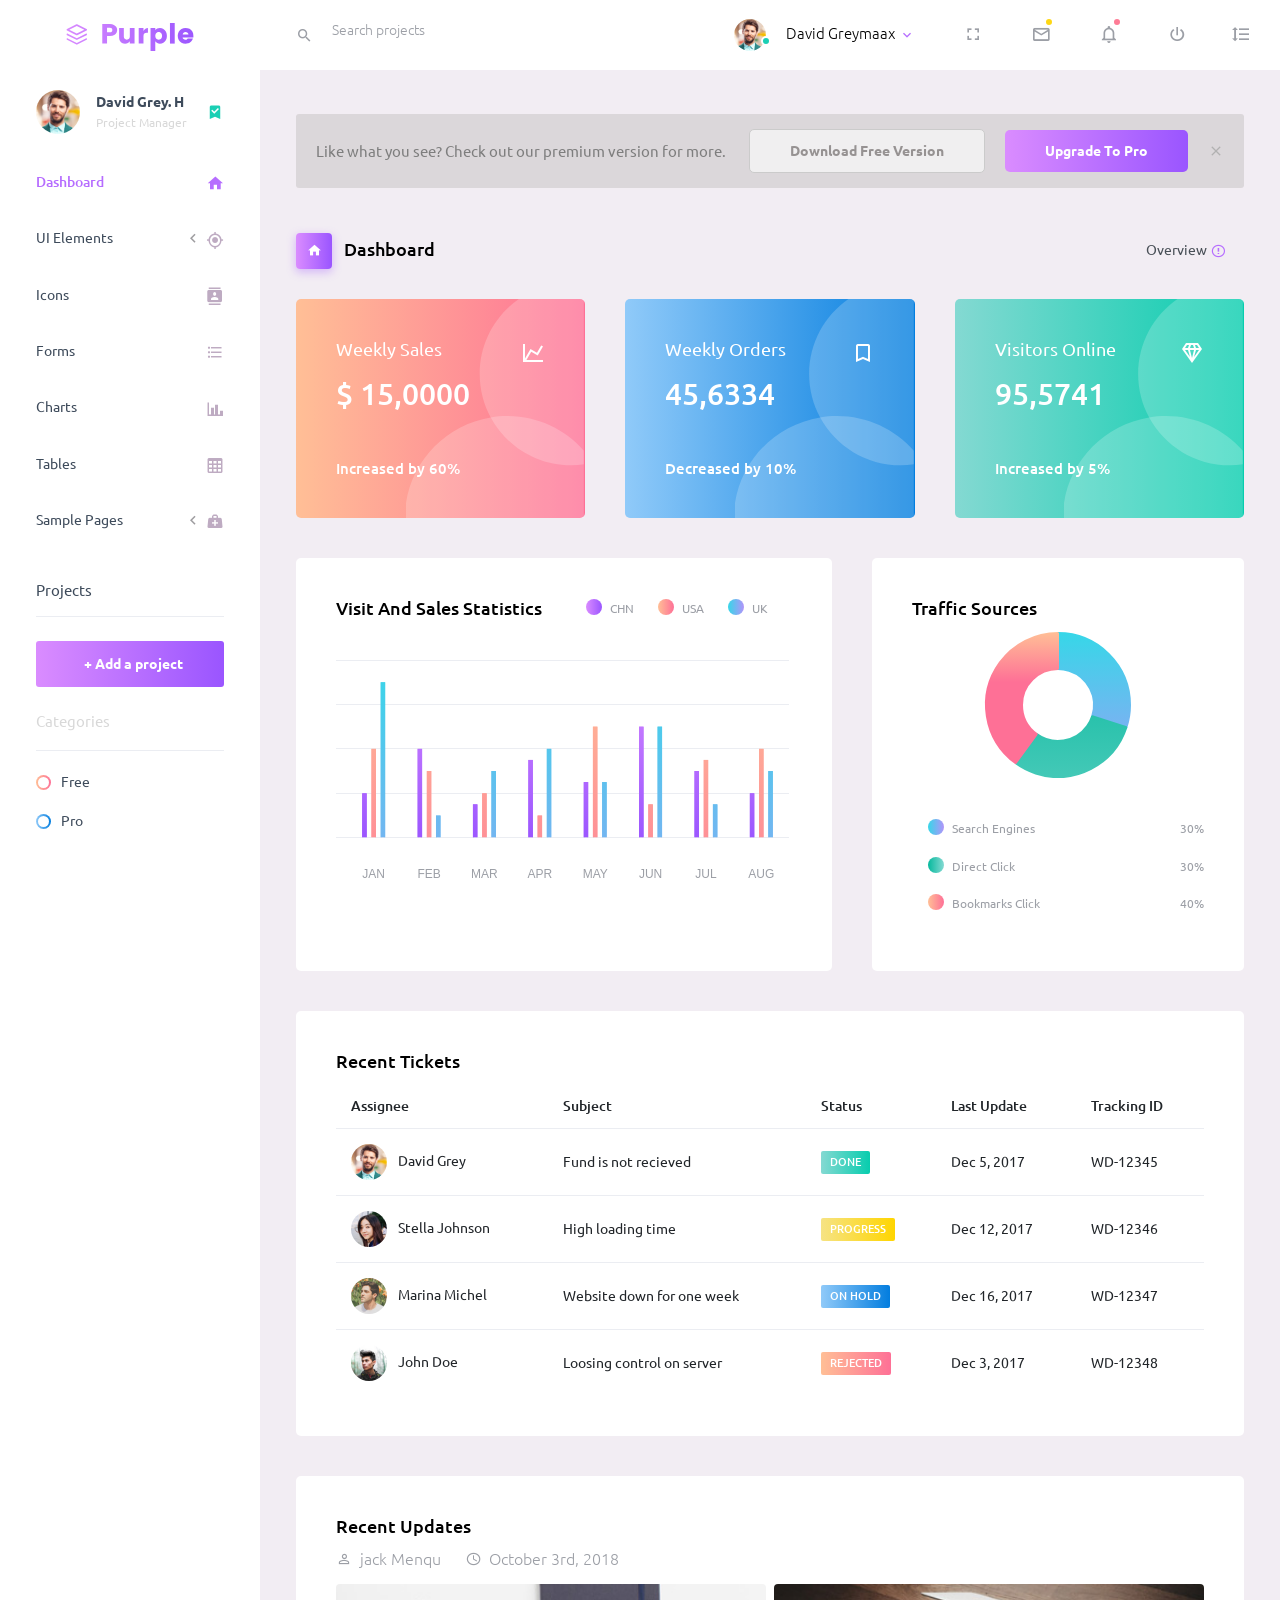
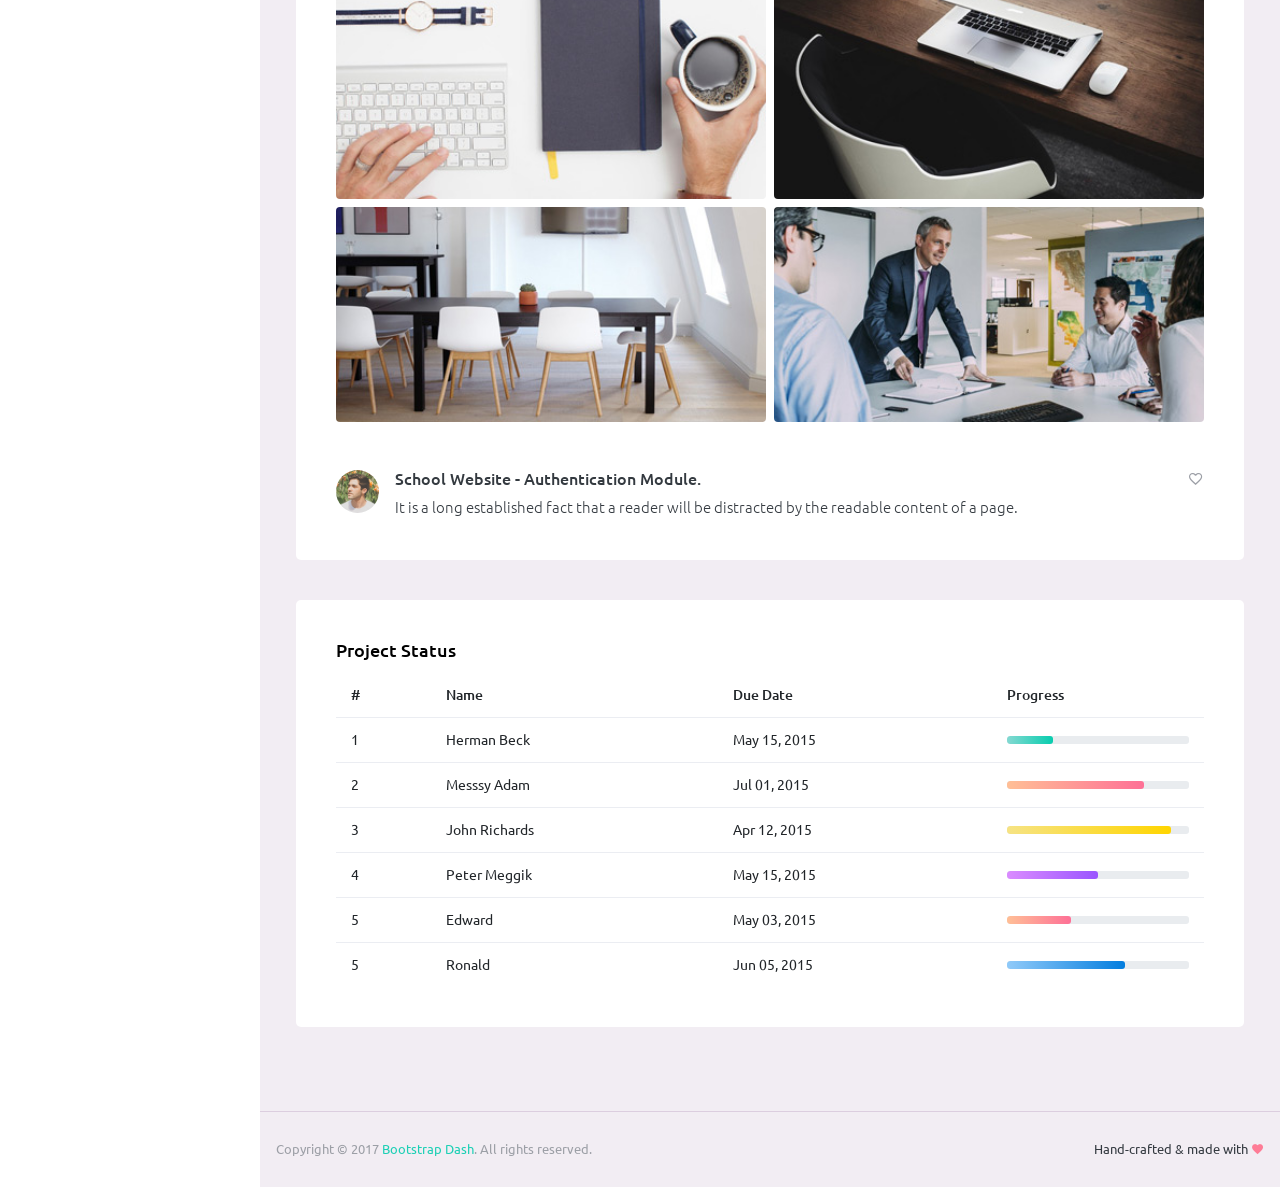
<file: rezarizkivenino/admin-template/index.html>
<!DOCTYPE html>
<html lang="en">

<head>
  <!-- Required meta tags -->
  <meta charset="utf-8">
  <meta name="viewport" content="width=device-width, initial-scale=1, shrink-to-fit=no">
  <title>Purple Admin</title>
  <!-- plugins:css -->
  <link rel="stylesheet" href="vendors/iconfonts/mdi/css/materialdesignicons.min.css">
  <link rel="stylesheet" href="vendors/css/vendor.bundle.base.css">
  <!-- endinject -->
  <!-- inject:css -->
  <link rel="stylesheet" href="css/style.css">
  <!-- endinject -->
  <link rel="shortcut icon" href="images/favicon.png" />
</head>
<body>
  <div class="container-scroller">
    <!-- partial:partials/_navbar.html -->
    <nav class="navbar default-layout-navbar col-lg-12 col-12 p-0 fixed-top d-flex flex-row">
      <div class="text-center navbar-brand-wrapper d-flex align-items-center justify-content-center">
        <a class="navbar-brand brand-logo" href="index.html"><img src="images/logo.svg" alt="logo"/></a>
        <a class="navbar-brand brand-logo-mini" href="index.html"><img src="images/logo-mini.svg" alt="logo"/></a>
      </div>
      <div class="navbar-menu-wrapper d-flex align-items-stretch">
        <div class="search-field d-none d-md-block">
          <form class="d-flex align-items-center h-100" action="#">
            <div class="input-group">
              <div class="input-group-prepend bg-transparent">
                  <i class="input-group-text border-0 mdi mdi-magnify"></i>                
              </div>
              <input type="text" class="form-control bg-transparent border-0" placeholder="Search projects">
            </div>
          </form>
        </div>
        <ul class="navbar-nav navbar-nav-right">
          <li class="nav-item nav-profile dropdown">
            <a class="nav-link dropdown-toggle" id="profileDropdown" href="#" data-toggle="dropdown" aria-expanded="false">
              <div class="nav-profile-img">
                <img src="images/faces/face1.jpg" alt="image">
                <span class="availability-status online"></span>             
              </div>
              <div class="nav-profile-text">
                <p class="mb-1 text-black">David Greymaax</p>
              </div>
            </a>
            <div class="dropdown-menu navbar-dropdown" aria-labelledby="profileDropdown">
              <a class="dropdown-item" href="#">
                <i class="mdi mdi-cached mr-2 text-success"></i>
                Activity Log
              </a>
              <div class="dropdown-divider"></div>
              <a class="dropdown-item" href="#">
                <i class="mdi mdi-logout mr-2 text-primary"></i>
                Signout
              </a>
            </div>
          </li>
          <li class="nav-item d-none d-lg-block full-screen-link">
            <a class="nav-link">
              <i class="mdi mdi-fullscreen" id="fullscreen-button"></i>
            </a>
          </li>
          <li class="nav-item dropdown">
            <a class="nav-link count-indicator dropdown-toggle" id="messageDropdown" href="#" data-toggle="dropdown" aria-expanded="false">
              <i class="mdi mdi-email-outline"></i>
              <span class="count-symbol bg-warning"></span>
            </a>
            <div class="dropdown-menu dropdown-menu-right navbar-dropdown preview-list" aria-labelledby="messageDropdown">
              <h6 class="p-3 mb-0">Messages</h6>
              <div class="dropdown-divider"></div>
              <a class="dropdown-item preview-item">
                <div class="preview-thumbnail">
                    <img src="images/faces/face4.jpg" alt="image" class="profile-pic">
                </div>
                <div class="preview-item-content d-flex align-items-start flex-column justify-content-center">
                  <h6 class="preview-subject ellipsis mb-1 font-weight-normal">Mark send you a message</h6>
                  <p class="text-gray mb-0">
                    1 Minutes ago
                  </p>
                </div>
              </a>
              <div class="dropdown-divider"></div>
              <a class="dropdown-item preview-item">
                <div class="preview-thumbnail">
                    <img src="images/faces/face2.jpg" alt="image" class="profile-pic">
                </div>
                <div class="preview-item-content d-flex align-items-start flex-column justify-content-center">
                  <h6 class="preview-subject ellipsis mb-1 font-weight-normal">Cregh send you a message</h6>
                  <p class="text-gray mb-0">
                    15 Minutes ago
                  </p>
                </div>
              </a>
              <div class="dropdown-divider"></div>
              <a class="dropdown-item preview-item">
                <div class="preview-thumbnail">
                    <img src="images/faces/face3.jpg" alt="image" class="profile-pic">
                </div>
                <div class="preview-item-content d-flex align-items-start flex-column justify-content-center">
                  <h6 class="preview-subject ellipsis mb-1 font-weight-normal">Profile picture updated</h6>
                  <p class="text-gray mb-0">
                    18 Minutes ago
                  </p>
                </div>
              </a>
              <div class="dropdown-divider"></div>
              <h6 class="p-3 mb-0 text-center">4 new messages</h6>
            </div>
          </li>
          <li class="nav-item dropdown">
            <a class="nav-link count-indicator dropdown-toggle" id="notificationDropdown" href="#" data-toggle="dropdown">
              <i class="mdi mdi-bell-outline"></i>
              <span class="count-symbol bg-danger"></span>
            </a>
            <div class="dropdown-menu dropdown-menu-right navbar-dropdown preview-list" aria-labelledby="notificationDropdown">
              <h6 class="p-3 mb-0">Notifications</h6>
              <div class="dropdown-divider"></div>
              <a class="dropdown-item preview-item">
                <div class="preview-thumbnail">
                  <div class="preview-icon bg-success">
                    <i class="mdi mdi-calendar"></i>
                  </div>
                </div>
                <div class="preview-item-content d-flex align-items-start flex-column justify-content-center">
                  <h6 class="preview-subject font-weight-normal mb-1">Event today</h6>
                  <p class="text-gray ellipsis mb-0">
                    Just a reminder that you have an event today
                  </p>
                </div>
              </a>
              <div class="dropdown-divider"></div>
              <a class="dropdown-item preview-item">
                <div class="preview-thumbnail">
                  <div class="preview-icon bg-warning">
                    <i class="mdi mdi-settings"></i>
                  </div>
                </div>
                <div class="preview-item-content d-flex align-items-start flex-column justify-content-center">
                  <h6 class="preview-subject font-weight-normal mb-1">Settings</h6>
                  <p class="text-gray ellipsis mb-0">
                    Update dashboard
                  </p>
                </div>
              </a>
              <div class="dropdown-divider"></div>
              <a class="dropdown-item preview-item">
                <div class="preview-thumbnail">
                  <div class="preview-icon bg-info">
                    <i class="mdi mdi-link-variant"></i>
                  </div>
                </div>
                <div class="preview-item-content d-flex align-items-start flex-column justify-content-center">
                  <h6 class="preview-subject font-weight-normal mb-1">Launch Admin</h6>
                  <p class="text-gray ellipsis mb-0">
                    New admin wow!
                  </p>
                </div>
              </a>
              <div class="dropdown-divider"></div>
              <h6 class="p-3 mb-0 text-center">See all notifications</h6>
            </div>
          </li>
          <li class="nav-item nav-logout d-none d-lg-block">
            <a class="nav-link" href="#">
              <i class="mdi mdi-power"></i>
            </a>
          </li>
          <li class="nav-item nav-settings d-none d-lg-block">
            <a class="nav-link" href="#">
              <i class="mdi mdi-format-line-spacing"></i>
            </a>
          </li>
        </ul>
        <button class="navbar-toggler navbar-toggler-right d-lg-none align-self-center" type="button" data-toggle="offcanvas">
          <span class="mdi mdi-menu"></span>
        </button>
      </div>
    </nav>
    <!-- partial -->
    <div class="container-fluid page-body-wrapper">
      <!-- partial:partials/_sidebar.html -->
      <nav class="sidebar sidebar-offcanvas" id="sidebar">
        <ul class="nav">
          <li class="nav-item nav-profile">
            <a href="#" class="nav-link">
              <div class="nav-profile-image">
                <img src="images/faces/face1.jpg" alt="profile">
                <span class="login-status online"></span> <!--change to offline or busy as needed-->              
              </div>
              <div class="nav-profile-text d-flex flex-column">
                <span class="font-weight-bold mb-2">David Grey. H</span>
                <span class="text-secondary text-small">Project Manager</span>
              </div>
              <i class="mdi mdi-bookmark-check text-success nav-profile-badge"></i>
            </a>
          </li>
          <li class="nav-item">
            <a class="nav-link" href="index.html">
              <span class="menu-title">Dashboard</span>
              <i class="mdi mdi-home menu-icon"></i>
            </a>
          </li>
          <li class="nav-item">
            <a class="nav-link" data-toggle="collapse" href="#ui-basic" aria-expanded="false" aria-controls="ui-basic">
              <span class="menu-title">UI Elements</span>
              <i class="menu-arrow"></i>
              <i class="mdi mdi-crosshairs-gps menu-icon"></i>
            </a>
            <div class="collapse" id="ui-basic">
              <ul class="nav flex-column sub-menu">
                <li class="nav-item"> <a class="nav-link" href="pages/ui-features/buttons.html">Buttons</a></li>
                <li class="nav-item"> <a class="nav-link" href="pages/ui-features/typography.html">Typography</a></li>
              </ul>
            </div>
          </li>
          <li class="nav-item">
            <a class="nav-link" href="pages/icons/mdi.html">
              <span class="menu-title">Icons</span>
              <i class="mdi mdi-contacts menu-icon"></i>
            </a>
          </li>
          <li class="nav-item">
            <a class="nav-link" href="pages/forms/basic_elements.html">
              <span class="menu-title">Forms</span>
              <i class="mdi mdi-format-list-bulleted menu-icon"></i>
            </a>
          </li>
          <li class="nav-item">
            <a class="nav-link" href="pages/charts/chartjs.html">
              <span class="menu-title">Charts</span>
              <i class="mdi mdi-chart-bar menu-icon"></i>
            </a>
          </li>
          <li class="nav-item">
            <a class="nav-link" href="pages/tables/basic-table.html">
              <span class="menu-title">Tables</span>
              <i class="mdi mdi-table-large menu-icon"></i>
            </a>
          </li>
          <li class="nav-item">
            <a class="nav-link" data-toggle="collapse" href="#general-pages" aria-expanded="false" aria-controls="general-pages">
              <span class="menu-title">Sample Pages</span>
              <i class="menu-arrow"></i>
              <i class="mdi mdi-medical-bag menu-icon"></i>
            </a>
            <div class="collapse" id="general-pages">
              <ul class="nav flex-column sub-menu">
                <li class="nav-item"> <a class="nav-link" href="pages/samples/blank-page.html"> Blank Page </a></li>
                <li class="nav-item"> <a class="nav-link" href="pages/samples/login.html"> Login </a></li>
                <li class="nav-item"> <a class="nav-link" href="pages/samples/register.html"> Register </a></li>
                <li class="nav-item"> <a class="nav-link" href="pages/samples/error-404.html"> 404 </a></li>
                <li class="nav-item"> <a class="nav-link" href="pages/samples/error-500.html"> 500 </a></li>
              </ul>
              </div>
          </li>
          <li class="nav-item sidebar-actions">
            <span class="nav-link">
              <div class="border-bottom">
                <h6 class="font-weight-normal mb-3">Projects</h6>                
              </div>
              <button class="btn btn-block btn-lg btn-gradient-primary mt-4">+ Add a project</button>
              <div class="mt-4">
                <div class="border-bottom">
                  <p class="text-secondary">Categories</p>                  
                </div>
                <ul class="gradient-bullet-list mt-4">
                  <li>Free</li>
                  <li>Pro</li>
                </ul>
              </div>
            </span>
          </li>
        </ul>
      </nav>
      <!-- partial -->
      <div class="main-panel">
        <div class="content-wrapper">
          <div class="row">
            <div class="col-12">
              <span class="d-flex align-items-center purchase-popup">
                <p>Like what you see? Check out our premium version for more.</p>
                <a href="https://github.com/BootstrapDash/PurpleAdmin-Free-Admin-Template" target="_blank" class="btn ml-auto download-button">Download Free Version</a>
                <a href="https://www.bootstrapdash.com/product/purple-bootstrap-4-admin-template/" target="_blank" class="btn purchase-button">Upgrade To Pro</a>
                <i class="mdi mdi-close popup-dismiss"></i>
              </span>
            </div>
          </div>
          <div class="page-header">
            <h3 class="page-title">
              <span class="page-title-icon bg-gradient-primary text-white mr-2">
                <i class="mdi mdi-home"></i>                 
              </span>
              Dashboard
            </h3>
            <nav aria-label="breadcrumb">
              <ul class="breadcrumb">
                <li class="breadcrumb-item active" aria-current="page">
                  <span></span>Overview
                  <i class="mdi mdi-alert-circle-outline icon-sm text-primary align-middle"></i>
                </li>
              </ul>
            </nav>
          </div>
          <div class="row">
            <div class="col-md-4 stretch-card grid-margin">
              <div class="card bg-gradient-danger card-img-holder text-white">
                <div class="card-body">
                  <img src="images/dashboard/circle.svg" class="card-img-absolute" alt="circle-image"/>
                  <h4 class="font-weight-normal mb-3">Weekly Sales
                    <i class="mdi mdi-chart-line mdi-24px float-right"></i>
                  </h4>
                  <h2 class="mb-5">$ 15,0000</h2>
                  <h6 class="card-text">Increased by 60%</h6>
                </div>
              </div>
            </div>
            <div class="col-md-4 stretch-card grid-margin">
              <div class="card bg-gradient-info card-img-holder text-white">
                <div class="card-body">
                  <img src="images/dashboard/circle.svg" class="card-img-absolute" alt="circle-image"/>                  
                  <h4 class="font-weight-normal mb-3">Weekly Orders
                    <i class="mdi mdi-bookmark-outline mdi-24px float-right"></i>
                  </h4>
                  <h2 class="mb-5">45,6334</h2>
                  <h6 class="card-text">Decreased by 10%</h6>
                </div>
              </div>
            </div>
            <div class="col-md-4 stretch-card grid-margin">
              <div class="card bg-gradient-success card-img-holder text-white">
                <div class="card-body">
                  <img src="images/dashboard/circle.svg" class="card-img-absolute" alt="circle-image"/>                                    
                  <h4 class="font-weight-normal mb-3">Visitors Online
                    <i class="mdi mdi-diamond mdi-24px float-right"></i>
                  </h4>
                  <h2 class="mb-5">95,5741</h2>
                  <h6 class="card-text">Increased by 5%</h6>
                </div>
              </div>
            </div>
          </div>
          <div class="row">
            <div class="col-md-7 grid-margin stretch-card">
              <div class="card">
                <div class="card-body">
                  <div class="clearfix">
                    <h4 class="card-title float-left">Visit And Sales Statistics</h4>
                    <div id="visit-sale-chart-legend" class="rounded-legend legend-horizontal legend-top-right float-right"></div>                                     
                  </div>
                  <canvas id="visit-sale-chart" class="mt-4"></canvas>
                </div>
              </div>
            </div>
            <div class="col-md-5 grid-margin stretch-card">
              <div class="card">
                <div class="card-body">
                  <h4 class="card-title">Traffic Sources</h4>
                  <canvas id="traffic-chart"></canvas>
                  <div id="traffic-chart-legend" class="rounded-legend legend-vertical legend-bottom-left pt-4"></div>                                                      
                </div>
              </div>
            </div>
          </div>
          <div class="row">
            <div class="col-12 grid-margin">
              <div class="card">
                <div class="card-body">
                  <h4 class="card-title">Recent Tickets</h4>
                  <div class="table-responsive">
                    <table class="table">
                      <thead>
                        <tr>
                          <th>
                            Assignee
                          </th>
                          <th>
                            Subject
                          </th>
                          <th>
                            Status
                          </th>
                          <th>
                            Last Update
                          </th>
                          <th>
                            Tracking ID
                          </th>
                        </tr>
                      </thead>
                      <tbody>
                        <tr>
                          <td>
                            <img src="images/faces/face1.jpg" class="mr-2" alt="image">
                            David Grey
                          </td>
                          <td>
                            Fund is not recieved
                          </td>
                          <td>
                            <label class="badge badge-gradient-success">DONE</label>
                          </td>
                          <td>
                            Dec 5, 2017
                          </td>
                          <td>
                            WD-12345
                          </td>
                        </tr>
                        <tr>
                          <td>
                            <img src="images/faces/face2.jpg" class="mr-2" alt="image">
                            Stella Johnson
                          </td>
                          <td>
                            High loading time
                          </td>
                          <td>
                            <label class="badge badge-gradient-warning">PROGRESS</label>
                          </td>
                          <td>
                            Dec 12, 2017
                          </td>
                          <td>
                            WD-12346
                          </td>
                        </tr>
                        <tr>
                          <td>
                            <img src="images/faces/face3.jpg" class="mr-2" alt="image">
                            Marina Michel
                          </td>
                          <td>
                            Website down for one week
                          </td>
                          <td>
                            <label class="badge badge-gradient-info">ON HOLD</label>
                          </td>
                          <td>
                            Dec 16, 2017
                          </td>
                          <td>
                            WD-12347
                          </td>
                        </tr>
                        <tr>
                          <td>
                            <img src="images/faces/face4.jpg" class="mr-2" alt="image">
                            John Doe
                          </td>
                          <td>
                            Loosing control on server
                          </td>
                          <td>
                            <label class="badge badge-gradient-danger">REJECTED</label>
                          </td>
                          <td>
                            Dec 3, 2017
                          </td>
                          <td>
                            WD-12348
                          </td>
                        </tr>
                      </tbody>
                    </table>
                  </div>
                </div>
              </div>
            </div>
          </div>
          <div class="row">
            <div class="col-12 grid-margin stretch-card">
              <div class="card">
                <div class="card-body">
                  <h4 class="card-title">Recent Updates</h4>
                  <div class="d-flex">
                    <div class="d-flex align-items-center mr-4 text-muted font-weight-light">
                      <i class="mdi mdi-account-outline icon-sm mr-2"></i>
                      <span>jack Menqu</span>
                    </div>
                    <div class="d-flex align-items-center text-muted font-weight-light">
                      <i class="mdi mdi-clock icon-sm mr-2"></i>
                      <span>October 3rd, 2018</span>
                    </div>
                  </div>
                  <div class="row mt-3">
                    <div class="col-6 pr-1">
                      <img src="images/dashboard/img_1.jpg" class="mb-2 mw-100 w-100 rounded" alt="image">
                      <img src="images/dashboard/img_4.jpg" class="mw-100 w-100 rounded" alt="image">
                    </div>
                    <div class="col-6 pl-1">
                      <img src="images/dashboard/img_2.jpg" class="mb-2 mw-100 w-100 rounded" alt="image">
                      <img src="images/dashboard/img_3.jpg" class="mw-100 w-100 rounded" alt="image">
                    </div>
                  </div>
                  <div class="d-flex mt-5 align-items-top">
                    <img src="images/faces/face3.jpg" class="img-sm rounded-circle mr-3" alt="image">
                    <div class="mb-0 flex-grow">
                      <h5 class="mr-2 mb-2">School Website - Authentication Module.</h5>
                      <p class="mb-0 font-weight-light">It is a long established fact that a reader will be distracted by the readable
                        content of a page.</p>
                    </div>
                    <div class="ml-auto">
                      <i class="mdi mdi-heart-outline text-muted"></i>
                    </div>
                  </div>
                </div>
              </div>
            </div>
          </div>
          <div class="row">
            <div class="col-md-12 grid-margin stretch-card">
              <div class="card">
                <div class="card-body">
                  <h4 class="card-title">Project Status</h4>
                  <div class="table-responsive">
                    <table class="table">
                      <thead>
                        <tr>
                          <th>
                            #
                          </th>
                          <th>
                            Name
                          </th>
                          <th>
                            Due Date
                          </th>
                          <th>
                            Progress
                          </th>
                        </tr>
                      </thead>
                      <tbody>
                        <tr>
                          <td>
                            1
                          </td>
                          <td>
                            Herman Beck
                          </td>
                          <td>
                            May 15, 2015
                          </td>
                          <td>
                            <div class="progress">
                              <div class="progress-bar bg-gradient-success" role="progressbar" style="width: 25%" aria-valuenow="25" aria-valuemin="0" aria-valuemax="100"></div>
                            </div>
                          </td>
                        </tr>
                        <tr>
                          <td>
                            2
                          </td>
                          <td>
                            Messsy Adam
                          </td>
                          <td>
                            Jul 01, 2015
                          </td>
                          <td>
                            <div class="progress">
                              <div class="progress-bar bg-gradient-danger" role="progressbar" style="width: 75%" aria-valuenow="75" aria-valuemin="0" aria-valuemax="100"></div>
                            </div>
                          </td>
                        </tr>
                        <tr>
                          <td>
                            3
                          </td>
                          <td>
                            John Richards
                          </td>
                          <td>
                            Apr 12, 2015
                          </td>
                          <td>
                            <div class="progress">
                              <div class="progress-bar bg-gradient-warning" role="progressbar" style="width: 90%" aria-valuenow="90" aria-valuemin="0" aria-valuemax="100"></div>
                            </div>
                          </td>
                        </tr>
                        <tr>
                          <td>
                            4
                          </td>
                          <td>
                            Peter Meggik
                          </td>
                          <td>
                            May 15, 2015
                          </td>
                          <td>
                            <div class="progress">
                              <div class="progress-bar bg-gradient-primary" role="progressbar" style="width: 50%" aria-valuenow="50" aria-valuemin="0" aria-valuemax="100"></div>
                            </div>
                          </td>
                        </tr>
                        <tr>
                          <td>
                            5
                          </td>
                          <td>
                            Edward
                          </td>
                          <td>
                            May 03, 2015
                          </td>
                          <td>
                            <div class="progress">
                              <div class="progress-bar bg-gradient-danger" role="progressbar" style="width: 35%" aria-valuenow="35" aria-valuemin="0" aria-valuemax="100"></div>
                            </div>
                          </td>
                        </tr>
                        <tr>
                          <td>
                            5
                          </td>
                          <td>
                            Ronald
                          </td>
                          <td>
                            Jun 05, 2015
                          </td>
                          <td>
                            <div class="progress">
                              <div class="progress-bar bg-gradient-info" role="progressbar" style="width: 65%" aria-valuenow="65" aria-valuemin="0" aria-valuemax="100"></div>
                            </div>
                          </td>
                        </tr>
                      </tbody>
                    </table>
                  </div>
                </div>
              </div>
            </div>
          </div>
        </div>
        <!-- content-wrapper ends -->
        <!-- partial:partials/_footer.html -->
        <footer class="footer">
          <div class="d-sm-flex justify-content-center justify-content-sm-between">
            <span class="text-muted text-center text-sm-left d-block d-sm-inline-block">Copyright © 2017 <a href="https://www.bootstrapdash.com/" target="_blank">Bootstrap Dash</a>. All rights reserved.</span>
            <span class="float-none float-sm-right d-block mt-1 mt-sm-0 text-center">Hand-crafted & made with <i class="mdi mdi-heart text-danger"></i></span>
          </div>
        </footer>
        <!-- partial -->
      </div>
      <!-- main-panel ends -->
    </div>
    <!-- page-body-wrapper ends -->
  </div>
  <!-- container-scroller -->

  <!-- plugins:js -->
  <script src="vendors/js/vendor.bundle.base.js"></script>
  <script src="vendors/js/vendor.bundle.addons.js"></script>
  <!-- endinject -->
  <!-- Plugin js for this page-->
  <!-- End plugin js for this page-->
  <!-- inject:js -->
  <script src="js/off-canvas.js"></script>
  <script src="js/misc.js"></script>
  <!-- endinject -->
  <!-- Custom js for this page-->
  <script src="js/dashboard.js"></script>
  <!-- End custom js for this page-->
</body>

</html>
</file>
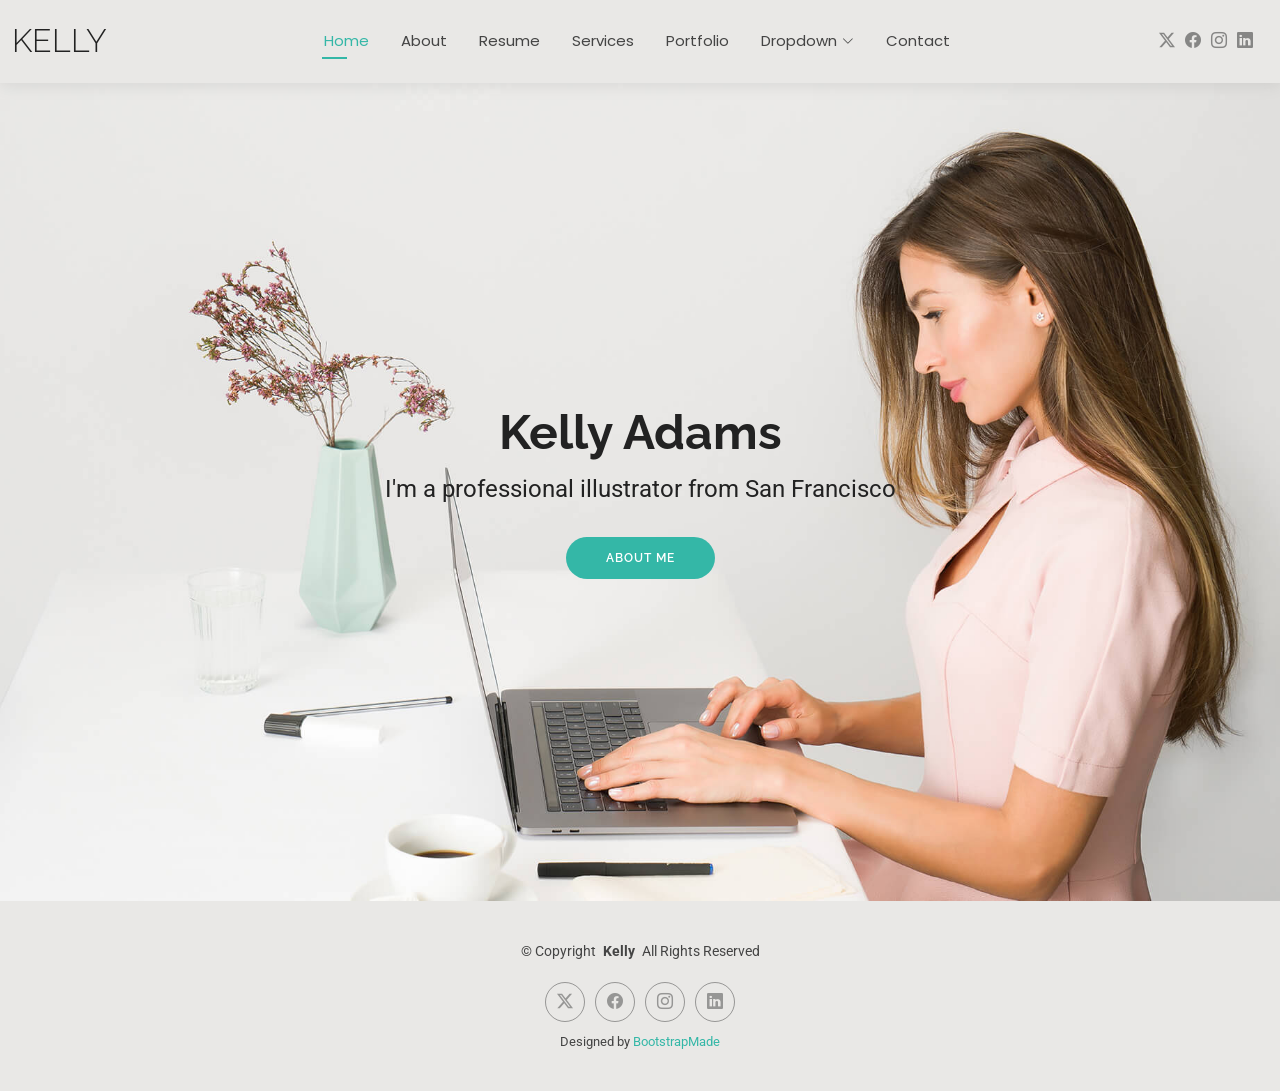
<file: rezarizkivenino/kelly-template/index.html>
<!DOCTYPE html>
<html lang="en">

<head>
  <meta charset="utf-8">
  <meta content="width=device-width, initial-scale=1.0" name="viewport">
  <title>Index - Kelly Bootstrap Template</title>
  <meta name="description" content="">
  <meta name="keywords" content="">

  <!-- Favicons -->
  <link href="assets/img/favicon.png" rel="icon">
  <link href="assets/img/apple-touch-icon.png" rel="apple-touch-icon">

  <!-- Fonts -->
  <link href="https://fonts.googleapis.com" rel="preconnect">
  <link href="https://fonts.gstatic.com" rel="preconnect" crossorigin>
  <link href="https://fonts.googleapis.com/css2?family=Roboto:ital,wght@0,100;0,300;0,400;0,500;0,700;0,900;1,100;1,300;1,400;1,500;1,700;1,900&family=Poppins:ital,wght@0,100;0,200;0,300;0,400;0,500;0,600;0,700;0,800;0,900;1,100;1,200;1,300;1,400;1,500;1,600;1,700;1,800;1,900&family=Raleway:ital,wght@0,100;0,200;0,300;0,400;0,500;0,600;0,700;0,800;0,900;1,100;1,200;1,300;1,400;1,500;1,600;1,700;1,800;1,900&display=swap" rel="stylesheet">

  <!-- Vendor CSS Files -->
  <link href="assets/vendor/bootstrap/css/bootstrap.min.css" rel="stylesheet">
  <link href="assets/vendor/bootstrap-icons/bootstrap-icons.css" rel="stylesheet">
  <link href="assets/vendor/aos/aos.css" rel="stylesheet">
  <link href="assets/vendor/swiper/swiper-bundle.min.css" rel="stylesheet">
  <link href="assets/vendor/glightbox/css/glightbox.min.css" rel="stylesheet">

  <!-- Main CSS File -->
  <link href="assets/css/main.css" rel="stylesheet">

  <!-- =======================================================
  * Template Name: Kelly
  * Template URL: https://bootstrapmade.com/kelly-free-bootstrap-cv-resume-html-template/
  * Updated: Aug 07 2024 with Bootstrap v5.3.3
  * Author: BootstrapMade.com
  * License: https://bootstrapmade.com/license/
  ======================================================== -->
</head>

<body class="index-page">

  <header id="header" class="header d-flex align-items-center light-background sticky-top">
    <div class="container-fluid position-relative d-flex align-items-center justify-content-between">

      <a href="index.html" class="logo d-flex align-items-center me-auto me-xl-0">
        <!-- Uncomment the line below if you also wish to use an image logo -->
        <!-- <img src="assets/img/logo.png" alt=""> -->
        <h1 class="sitename">Kelly</h1>
      </a>

      <nav id="navmenu" class="navmenu">
        <ul>
          <li><a href="index.html" class="active">Home</a></li>
          <li><a href="about.html">About</a></li>
          <li><a href="resume.html">Resume</a></li>
          <li><a href="services.html">Services</a></li>
          <li><a href="portfolio.html">Portfolio</a></li>
          <li class="dropdown"><a href="#"><span>Dropdown</span> <i class="bi bi-chevron-down toggle-dropdown"></i></a>
            <ul>
              <li><a href="#">Dropdown 1</a></li>
              <li class="dropdown"><a href="#"><span>Deep Dropdown</span> <i class="bi bi-chevron-down toggle-dropdown"></i></a>
                <ul>
                  <li><a href="#">Deep Dropdown 1</a></li>
                  <li><a href="#">Deep Dropdown 2</a></li>
                  <li><a href="#">Deep Dropdown 3</a></li>
                  <li><a href="#">Deep Dropdown 4</a></li>
                  <li><a href="#">Deep Dropdown 5</a></li>
                </ul>
              </li>
              <li><a href="#">Dropdown 2</a></li>
              <li><a href="#">Dropdown 3</a></li>
              <li><a href="#">Dropdown 4</a></li>
            </ul>
          </li>
          <li><a href="contact.html">Contact</a></li>
        </ul>
        <i class="mobile-nav-toggle d-xl-none bi bi-list"></i>
      </nav>

      <div class="header-social-links">
        <a href="#" class="twitter"><i class="bi bi-twitter-x"></i></a>
        <a href="#" class="facebook"><i class="bi bi-facebook"></i></a>
        <a href="#" class="instagram"><i class="bi bi-instagram"></i></a>
        <a href="#" class="linkedin"><i class="bi bi-linkedin"></i></a>
      </div>

    </div>
  </header>

  <main class="main">

    <!-- Hero Section -->
    <section id="hero" class="hero section">

      <img src="assets/img/hero-bg.jpg" alt="" data-aos="fade-in">

      <div class="container text-center" data-aos="zoom-out" data-aos-delay="100">
        <div class="row justify-content-center">
          <div class="col-lg-8">
            <h2>Kelly Adams</h2>
            <p>I'm a professional illustrator from San Francisco</p>
            <a href="about.html" class="btn-get-started">About Me</a>
          </div>
        </div>
      </div>

    </section><!-- /Hero Section -->

  </main>

  <footer id="footer" class="footer light-background">

    <div class="container">
      <div class="copyright text-center ">
        <p>© <span>Copyright</span> <strong class="px-1 sitename">Kelly</strong> <span>All Rights Reserved<br></span></p>
      </div>
      <div class="social-links d-flex justify-content-center">
        <a href=""><i class="bi bi-twitter-x"></i></a>
        <a href=""><i class="bi bi-facebook"></i></a>
        <a href=""><i class="bi bi-instagram"></i></a>
        <a href=""><i class="bi bi-linkedin"></i></a>
      </div>
      <div class="credits">
        <!-- All the links in the footer should remain intact. -->
        <!-- You can delete the links only if you've purchased the pro version. -->
        <!-- Licensing information: https://bootstrapmade.com/license/ -->
        <!-- Purchase the pro version with working PHP/AJAX contact form: [buy-url] -->
        Designed by <a href="https://bootstrapmade.com/">BootstrapMade</a>
      </div>
    </div>

  </footer>

  <!-- Scroll Top -->
  <a href="#" id="scroll-top" class="scroll-top d-flex align-items-center justify-content-center"><i class="bi bi-arrow-up-short"></i></a>

  <!-- Preloader -->
  <div id="preloader"></div>

  <!-- Vendor JS Files -->
  <script src="assets/vendor/bootstrap/js/bootstrap.bundle.min.js"></script>
  <script src="assets/vendor/php-email-form/validate.js"></script>
  <script src="assets/vendor/aos/aos.js"></script>
  <script src="assets/vendor/waypoints/noframework.waypoints.js"></script>
  <script src="assets/vendor/purecounter/purecounter_vanilla.js"></script>
  <script src="assets/vendor/swiper/swiper-bundle.min.js"></script>
  <script src="assets/vendor/glightbox/js/glightbox.min.js"></script>
  <script src="assets/vendor/imagesloaded/imagesloaded.pkgd.min.js"></script>
  <script src="assets/vendor/isotope-layout/isotope.pkgd.min.js"></script>

  <!-- Main JS File -->
  <script src="assets/js/main.js"></script>

</body>

</html>
</file>
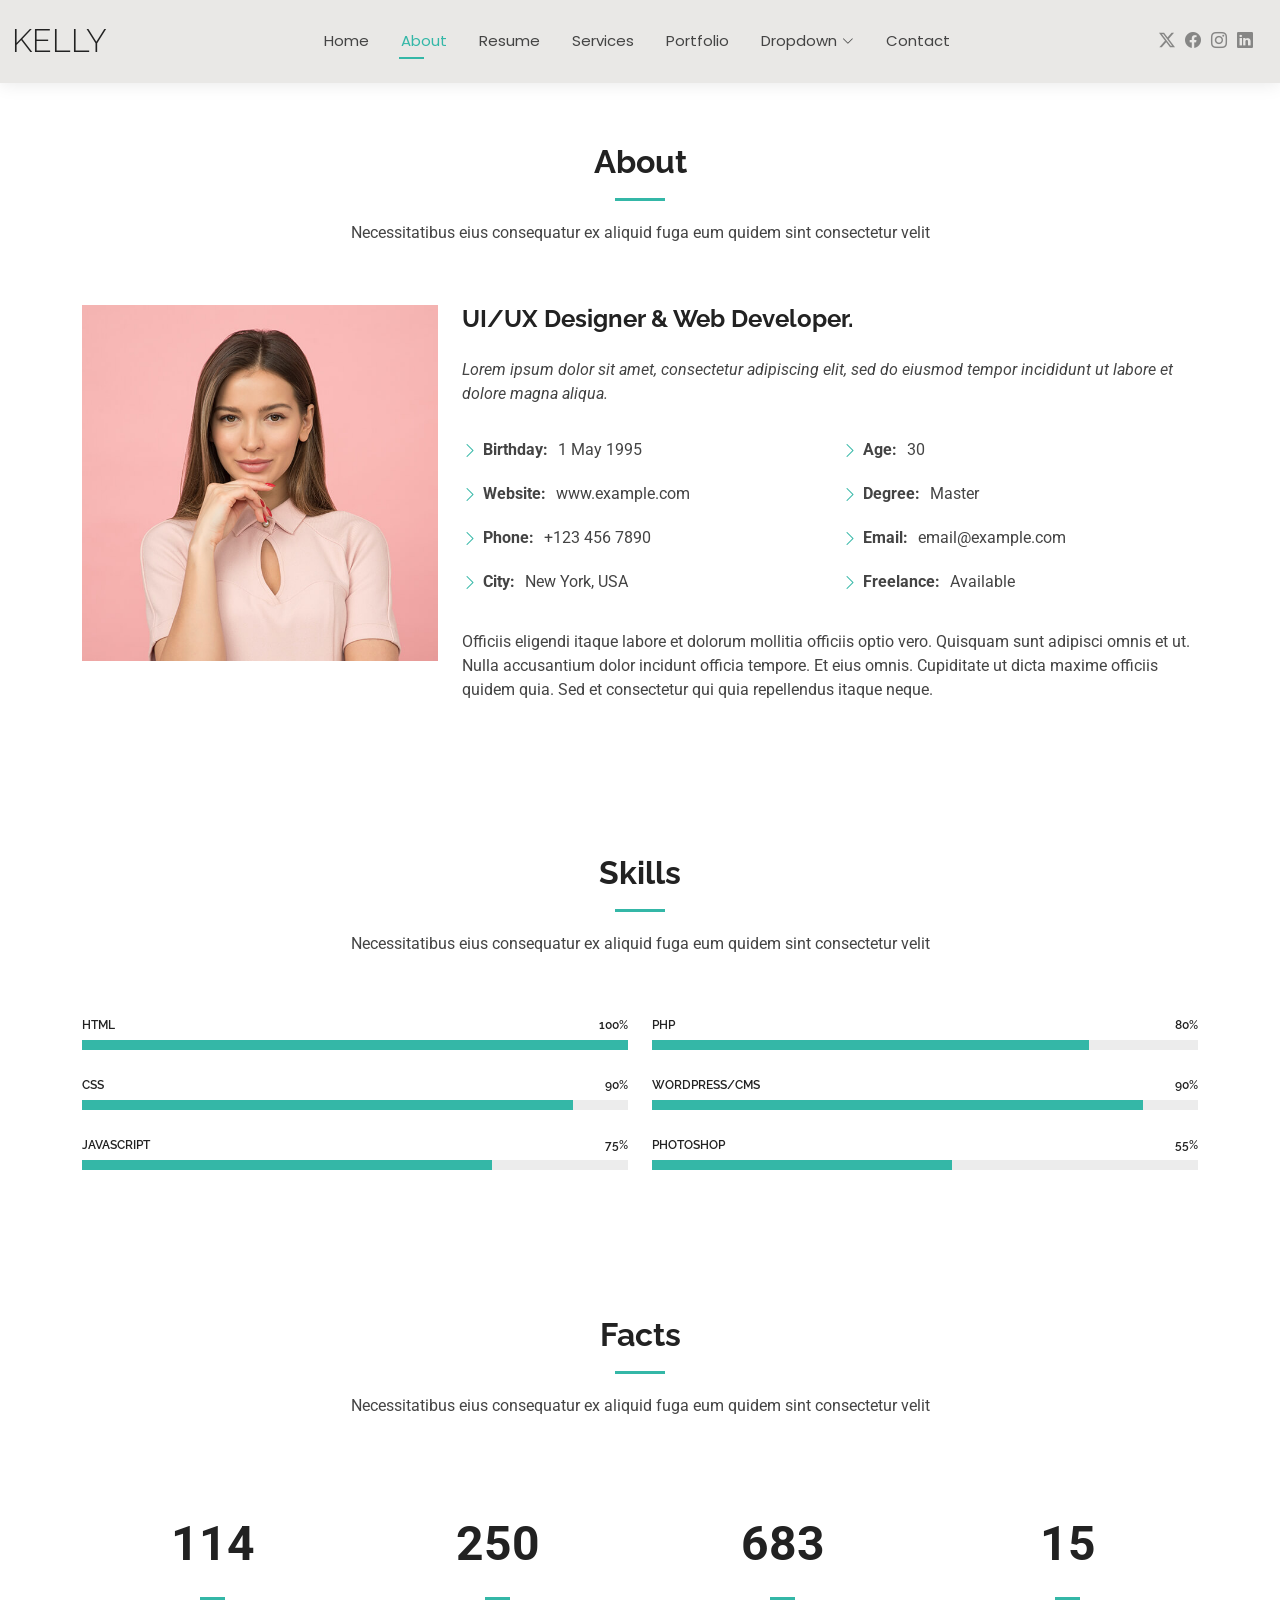
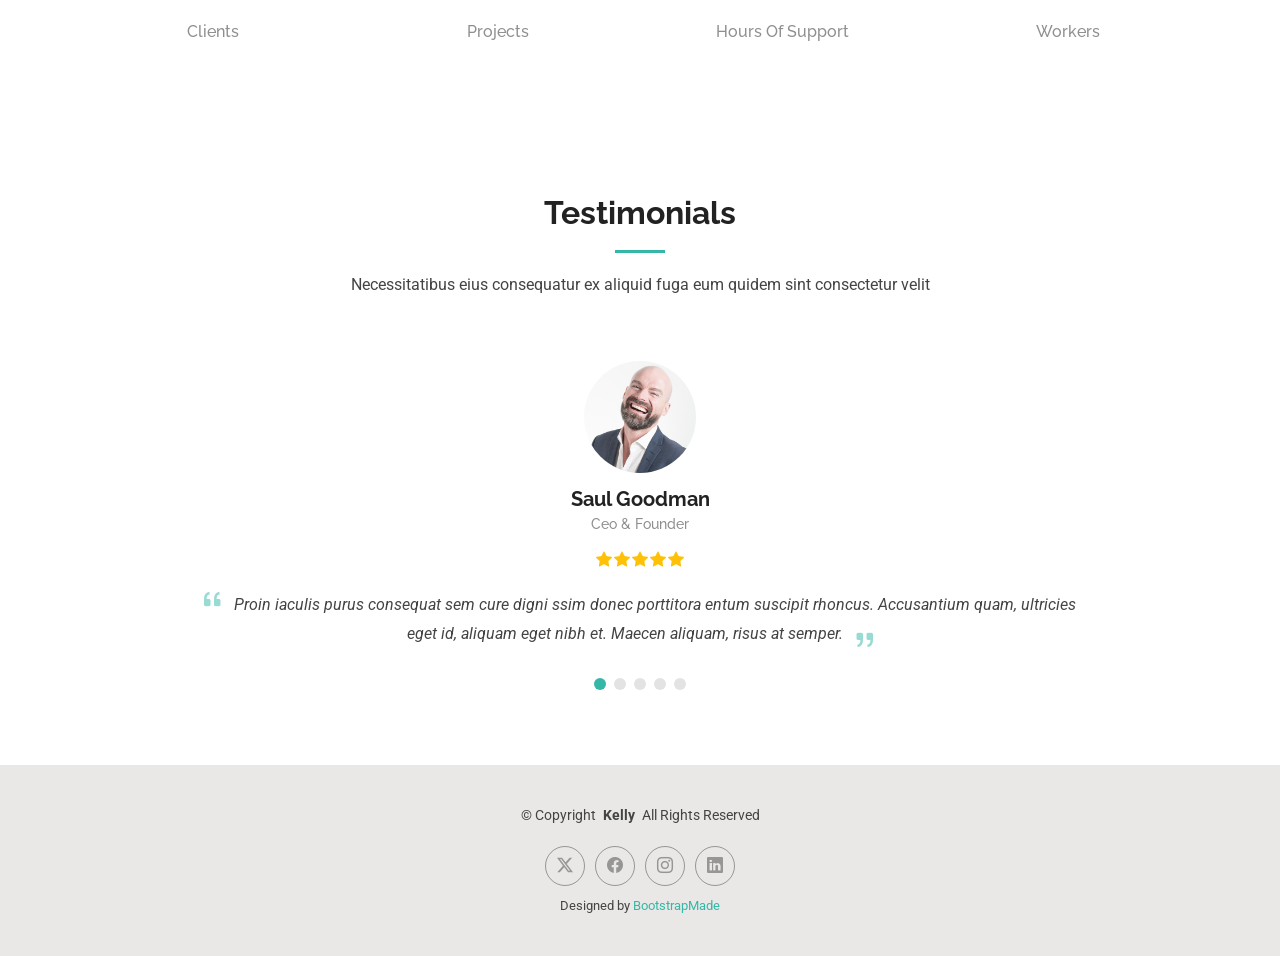
<file: rezarizkivenino/kelly-template/about.html>
<!DOCTYPE html>
<html lang="en">

<head>
  <meta charset="utf-8">
  <meta content="width=device-width, initial-scale=1.0" name="viewport">
  <title>About - Kelly Bootstrap Template</title>
  <meta name="description" content="">
  <meta name="keywords" content="">

  <!-- Favicons -->
  <link href="assets/img/favicon.png" rel="icon">
  <link href="assets/img/apple-touch-icon.png" rel="apple-touch-icon">

  <!-- Fonts -->
  <link href="https://fonts.googleapis.com" rel="preconnect">
  <link href="https://fonts.gstatic.com" rel="preconnect" crossorigin>
  <link href="https://fonts.googleapis.com/css2?family=Roboto:ital,wght@0,100;0,300;0,400;0,500;0,700;0,900;1,100;1,300;1,400;1,500;1,700;1,900&family=Poppins:ital,wght@0,100;0,200;0,300;0,400;0,500;0,600;0,700;0,800;0,900;1,100;1,200;1,300;1,400;1,500;1,600;1,700;1,800;1,900&family=Raleway:ital,wght@0,100;0,200;0,300;0,400;0,500;0,600;0,700;0,800;0,900;1,100;1,200;1,300;1,400;1,500;1,600;1,700;1,800;1,900&display=swap" rel="stylesheet">

  <!-- Vendor CSS Files -->
  <link href="assets/vendor/bootstrap/css/bootstrap.min.css" rel="stylesheet">
  <link href="assets/vendor/bootstrap-icons/bootstrap-icons.css" rel="stylesheet">
  <link href="assets/vendor/aos/aos.css" rel="stylesheet">
  <link href="assets/vendor/swiper/swiper-bundle.min.css" rel="stylesheet">
  <link href="assets/vendor/glightbox/css/glightbox.min.css" rel="stylesheet">

  <!-- Main CSS File -->
  <link href="assets/css/main.css" rel="stylesheet">

  <!-- =======================================================
  * Template Name: Kelly
  * Template URL: https://bootstrapmade.com/kelly-free-bootstrap-cv-resume-html-template/
  * Updated: Aug 07 2024 with Bootstrap v5.3.3
  * Author: BootstrapMade.com
  * License: https://bootstrapmade.com/license/
  ======================================================== -->
</head>

<body class="about-page">

  <header id="header" class="header d-flex align-items-center light-background sticky-top">
    <div class="container-fluid position-relative d-flex align-items-center justify-content-between">

      <a href="index.html" class="logo d-flex align-items-center me-auto me-xl-0">
        <!-- Uncomment the line below if you also wish to use an image logo -->
        <!-- <img src="assets/img/logo.png" alt=""> -->
        <h1 class="sitename">Kelly</h1>
      </a>

      <nav id="navmenu" class="navmenu">
        <ul>
          <li><a href="index.html">Home</a></li>
          <li><a href="about.html" class="active">About</a></li>
          <li><a href="resume.html">Resume</a></li>
          <li><a href="services.html">Services</a></li>
          <li><a href="portfolio.html">Portfolio</a></li>
          <li class="dropdown"><a href="#"><span>Dropdown</span> <i class="bi bi-chevron-down toggle-dropdown"></i></a>
            <ul>
              <li><a href="#">Dropdown 1</a></li>
              <li class="dropdown"><a href="#"><span>Deep Dropdown</span> <i class="bi bi-chevron-down toggle-dropdown"></i></a>
                <ul>
                  <li><a href="#">Deep Dropdown 1</a></li>
                  <li><a href="#">Deep Dropdown 2</a></li>
                  <li><a href="#">Deep Dropdown 3</a></li>
                  <li><a href="#">Deep Dropdown 4</a></li>
                  <li><a href="#">Deep Dropdown 5</a></li>
                </ul>
              </li>
              <li><a href="#">Dropdown 2</a></li>
              <li><a href="#">Dropdown 3</a></li>
              <li><a href="#">Dropdown 4</a></li>
            </ul>
          </li>
          <li><a href="contact.html">Contact</a></li>
        </ul>
        <i class="mobile-nav-toggle d-xl-none bi bi-list"></i>
      </nav>

      <div class="header-social-links">
        <a href="#" class="twitter"><i class="bi bi-twitter-x"></i></a>
        <a href="#" class="facebook"><i class="bi bi-facebook"></i></a>
        <a href="#" class="instagram"><i class="bi bi-instagram"></i></a>
        <a href="#" class="linkedin"><i class="bi bi-linkedin"></i></a>
      </div>

    </div>
  </header>

  <main class="main">

    <!-- About Section -->
    <section id="about" class="about section">

      <!-- Section Title -->
      <div class="container section-title" data-aos="fade-up">
        <h2>About</h2>
        <p>Necessitatibus eius consequatur ex aliquid fuga eum quidem sint consectetur velit</p>
      </div><!-- End Section Title -->

      <div class="container" data-aos="fade-up" data-aos-delay="100">

        <div class="row gy-4 justify-content-center">
          <div class="col-lg-4">
            <img src="assets/img/profile-img.jpg" class="img-fluid" alt="">
          </div>
          <div class="col-lg-8 content">
            <h2>UI/UX Designer &amp; Web Developer.</h2>
            <p class="fst-italic py-3">
              Lorem ipsum dolor sit amet, consectetur adipiscing elit, sed do eiusmod tempor incididunt ut labore et dolore
              magna aliqua.
            </p>
            <div class="row">
              <div class="col-lg-6">
                <ul>
                  <li><i class="bi bi-chevron-right"></i> <strong>Birthday:</strong> <span>1 May 1995</span></li>
                  <li><i class="bi bi-chevron-right"></i> <strong>Website:</strong> <span>www.example.com</span></li>
                  <li><i class="bi bi-chevron-right"></i> <strong>Phone:</strong> <span>+123 456 7890</span></li>
                  <li><i class="bi bi-chevron-right"></i> <strong>City:</strong> <span>New York, USA</span></li>
                </ul>
              </div>
              <div class="col-lg-6">
                <ul>
                  <li><i class="bi bi-chevron-right"></i> <strong>Age:</strong> <span>30</span></li>
                  <li><i class="bi bi-chevron-right"></i> <strong>Degree:</strong> <span>Master</span></li>
                  <li><i class="bi bi-chevron-right"></i> <strong>Email:</strong> <span>email@example.com</span></li>
                  <li><i class="bi bi-chevron-right"></i> <strong>Freelance:</strong> <span>Available</span></li>
                </ul>
              </div>
            </div>
            <p class="py-3">
              Officiis eligendi itaque labore et dolorum mollitia officiis optio vero. Quisquam sunt adipisci omnis et ut. Nulla accusantium dolor incidunt officia tempore. Et eius omnis.
              Cupiditate ut dicta maxime officiis quidem quia. Sed et consectetur qui quia repellendus itaque neque.
            </p>
          </div>
        </div>

      </div>

    </section><!-- /About Section -->

    <!-- Skills Section -->
    <section id="skills" class="skills section">

      <!-- Section Title -->
      <div class="container section-title" data-aos="fade-up">
        <h2>Skills</h2>
        <p>Necessitatibus eius consequatur ex aliquid fuga eum quidem sint consectetur velit</p>
      </div><!-- End Section Title -->

      <div class="container" data-aos="fade-up" data-aos-delay="100">

        <div class="row skills-content skills-animation">

          <div class="col-lg-6">

            <div class="progress">
              <span class="skill"><span>HTML</span> <i class="val">100%</i></span>
              <div class="progress-bar-wrap">
                <div class="progress-bar" role="progressbar" aria-valuenow="100" aria-valuemin="0" aria-valuemax="100"></div>
              </div>
            </div><!-- End Skills Item -->

            <div class="progress">
              <span class="skill"><span>CSS</span> <i class="val">90%</i></span>
              <div class="progress-bar-wrap">
                <div class="progress-bar" role="progressbar" aria-valuenow="90" aria-valuemin="0" aria-valuemax="100"></div>
              </div>
            </div><!-- End Skills Item -->

            <div class="progress">
              <span class="skill"><span>JavaScript</span> <i class="val">75%</i></span>
              <div class="progress-bar-wrap">
                <div class="progress-bar" role="progressbar" aria-valuenow="75" aria-valuemin="0" aria-valuemax="100"></div>
              </div>
            </div><!-- End Skills Item -->

          </div>

          <div class="col-lg-6">

            <div class="progress">
              <span class="skill"><span>PHP</span> <i class="val">80%</i></span>
              <div class="progress-bar-wrap">
                <div class="progress-bar" role="progressbar" aria-valuenow="80" aria-valuemin="0" aria-valuemax="100"></div>
              </div>
            </div><!-- End Skills Item -->

            <div class="progress">
              <span class="skill"><span>WordPress/CMS</span> <i class="val">90%</i></span>
              <div class="progress-bar-wrap">
                <div class="progress-bar" role="progressbar" aria-valuenow="90" aria-valuemin="0" aria-valuemax="100"></div>
              </div>
            </div><!-- End Skills Item -->

            <div class="progress">
              <span class="skill"><span>Photoshop</span> <i class="val">55%</i></span>
              <div class="progress-bar-wrap">
                <div class="progress-bar" role="progressbar" aria-valuenow="55" aria-valuemin="0" aria-valuemax="100"></div>
              </div>
            </div><!-- End Skills Item -->

          </div>

        </div>

      </div>

    </section><!-- /Skills Section -->

    <!-- Stats Section -->
    <section id="stats" class="stats section">

      <!-- Section Title -->
      <div class="container section-title" data-aos="fade-up">
        <h2>Facts</h2>
        <p>Necessitatibus eius consequatur ex aliquid fuga eum quidem sint consectetur velit</p>
      </div><!-- End Section Title -->

      <div class="container" data-aos="fade-up" data-aos-delay="100">

        <div class="row gy-4">

          <div class="col-lg-3 col-md-6">
            <div class="stats-item text-center w-100 h-100">
              <span data-purecounter-start="0" data-purecounter-end="232" data-purecounter-duration="1" class="purecounter"></span>
              <p>Clients</p>
            </div>
          </div><!-- End Stats Item -->

          <div class="col-lg-3 col-md-6">
            <div class="stats-item text-center w-100 h-100">
              <span data-purecounter-start="0" data-purecounter-end="521" data-purecounter-duration="1" class="purecounter"></span>
              <p>Projects</p>
            </div>
          </div><!-- End Stats Item -->

          <div class="col-lg-3 col-md-6">
            <div class="stats-item text-center w-100 h-100">
              <span data-purecounter-start="0" data-purecounter-end="1453" data-purecounter-duration="1" class="purecounter"></span>
              <p>Hours Of Support</p>
            </div>
          </div><!-- End Stats Item -->

          <div class="col-lg-3 col-md-6">
            <div class="stats-item text-center w-100 h-100">
              <span data-purecounter-start="0" data-purecounter-end="32" data-purecounter-duration="1" class="purecounter"></span>
              <p>Workers</p>
            </div>
          </div><!-- End Stats Item -->

        </div>

      </div>

    </section><!-- /Stats Section -->

    <!-- Testimonials Section -->
    <section id="testimonials" class="testimonials section">

      <!-- Section Title -->
      <div class="container section-title" data-aos="fade-up">
        <h2>Testimonials</h2>
        <p>Necessitatibus eius consequatur ex aliquid fuga eum quidem sint consectetur velit</p>
      </div><!-- End Section Title -->

      <div class="container" data-aos="fade-up" data-aos-delay="100">

        <div class="swiper init-swiper">
          <script type="application/json" class="swiper-config">
            {
              "loop": true,
              "speed": 600,
              "autoplay": {
                "delay": 5000
              },
              "slidesPerView": "auto",
              "pagination": {
                "el": ".swiper-pagination",
                "type": "bullets",
                "clickable": true
              }
            }
          </script>
          <div class="swiper-wrapper">

            <div class="swiper-slide">
              <div class="testimonial-item">
                <img src="assets/img/testimonials/testimonials-1.jpg" class="testimonial-img" alt="">
                <h3>Saul Goodman</h3>
                <h4>Ceo &amp; Founder</h4>
                <div class="stars">
                  <i class="bi bi-star-fill"></i><i class="bi bi-star-fill"></i><i class="bi bi-star-fill"></i><i class="bi bi-star-fill"></i><i class="bi bi-star-fill"></i>
                </div>
                <p>
                  <i class="bi bi-quote quote-icon-left"></i>
                  <span>Proin iaculis purus consequat sem cure digni ssim donec porttitora entum suscipit rhoncus. Accusantium quam, ultricies eget id, aliquam eget nibh et. Maecen aliquam, risus at semper.</span>
                  <i class="bi bi-quote quote-icon-right"></i>
                </p>
              </div>
            </div><!-- End testimonial item -->

            <div class="swiper-slide">
              <div class="testimonial-item">
                <img src="assets/img/testimonials/testimonials-2.jpg" class="testimonial-img" alt="">
                <h3>Sara Wilsson</h3>
                <h4>Designer</h4>
                <div class="stars">
                  <i class="bi bi-star-fill"></i><i class="bi bi-star-fill"></i><i class="bi bi-star-fill"></i><i class="bi bi-star-fill"></i><i class="bi bi-star-fill"></i>
                </div>
                <p>
                  <i class="bi bi-quote quote-icon-left"></i>
                  <span>Export tempor illum tamen malis malis eram quae irure esse labore quem cillum quid cillum eram malis quorum velit fore eram velit sunt aliqua noster fugiat irure amet legam anim culpa.</span>
                  <i class="bi bi-quote quote-icon-right"></i>
                </p>
              </div>
            </div><!-- End testimonial item -->

            <div class="swiper-slide">
              <div class="testimonial-item">
                <img src="assets/img/testimonials/testimonials-3.jpg" class="testimonial-img" alt="">
                <h3>Jena Karlis</h3>
                <h4>Store Owner</h4>
                <div class="stars">
                  <i class="bi bi-star-fill"></i><i class="bi bi-star-fill"></i><i class="bi bi-star-fill"></i><i class="bi bi-star-fill"></i><i class="bi bi-star-fill"></i>
                </div>
                <p>
                  <i class="bi bi-quote quote-icon-left"></i>
                  <span>Enim nisi quem export duis labore cillum quae magna enim sint quorum nulla quem veniam duis minim tempor labore quem eram duis noster aute amet eram fore quis sint minim.</span>
                  <i class="bi bi-quote quote-icon-right"></i>
                </p>
              </div>
            </div><!-- End testimonial item -->

            <div class="swiper-slide">
              <div class="testimonial-item">
                <img src="assets/img/testimonials/testimonials-4.jpg" class="testimonial-img" alt="">
                <h3>Matt Brandon</h3>
                <h4>Freelancer</h4>
                <div class="stars">
                  <i class="bi bi-star-fill"></i><i class="bi bi-star-fill"></i><i class="bi bi-star-fill"></i><i class="bi bi-star-fill"></i><i class="bi bi-star-fill"></i>
                </div>
                <p>
                  <i class="bi bi-quote quote-icon-left"></i>
                  <span>Fugiat enim eram quae cillum dolore dolor amet nulla culpa multos export minim fugiat minim velit minim dolor enim duis veniam ipsum anim magna sunt elit fore quem dolore labore illum veniam.</span>
                  <i class="bi bi-quote quote-icon-right"></i>
                </p>
              </div>
            </div><!-- End testimonial item -->

            <div class="swiper-slide">
              <div class="testimonial-item">
                <img src="assets/img/testimonials/testimonials-5.jpg" class="testimonial-img" alt="">
                <h3>John Larson</h3>
                <h4>Entrepreneur</h4>
                <div class="stars">
                  <i class="bi bi-star-fill"></i><i class="bi bi-star-fill"></i><i class="bi bi-star-fill"></i><i class="bi bi-star-fill"></i><i class="bi bi-star-fill"></i>
                </div>
                <p>
                  <i class="bi bi-quote quote-icon-left"></i>
                  <span>Quis quorum aliqua sint quem legam fore sunt eram irure aliqua veniam tempor noster veniam enim culpa labore duis sunt culpa nulla illum cillum fugiat legam esse veniam culpa fore nisi cillum quid.</span>
                  <i class="bi bi-quote quote-icon-right"></i>
                </p>
              </div>
            </div><!-- End testimonial item -->

          </div>
          <div class="swiper-pagination"></div>
        </div>

      </div>

    </section><!-- /Testimonials Section -->

  </main>

  <footer id="footer" class="footer light-background">

    <div class="container">
      <div class="copyright text-center ">
        <p>© <span>Copyright</span> <strong class="px-1 sitename">Kelly</strong> <span>All Rights Reserved<br></span></p>
      </div>
      <div class="social-links d-flex justify-content-center">
        <a href=""><i class="bi bi-twitter-x"></i></a>
        <a href=""><i class="bi bi-facebook"></i></a>
        <a href=""><i class="bi bi-instagram"></i></a>
        <a href=""><i class="bi bi-linkedin"></i></a>
      </div>
      <div class="credits">
        <!-- All the links in the footer should remain intact. -->
        <!-- You can delete the links only if you've purchased the pro version. -->
        <!-- Licensing information: https://bootstrapmade.com/license/ -->
        <!-- Purchase the pro version with working PHP/AJAX contact form: [buy-url] -->
        Designed by <a href="https://bootstrapmade.com/">BootstrapMade</a>
      </div>
    </div>

  </footer>

  <!-- Scroll Top -->
  <a href="#" id="scroll-top" class="scroll-top d-flex align-items-center justify-content-center"><i class="bi bi-arrow-up-short"></i></a>

  <!-- Preloader -->
  <div id="preloader"></div>

  <!-- Vendor JS Files -->
  <script src="assets/vendor/bootstrap/js/bootstrap.bundle.min.js"></script>
  <script src="assets/vendor/php-email-form/validate.js"></script>
  <script src="assets/vendor/aos/aos.js"></script>
  <script src="assets/vendor/waypoints/noframework.waypoints.js"></script>
  <script src="assets/vendor/purecounter/purecounter_vanilla.js"></script>
  <script src="assets/vendor/swiper/swiper-bundle.min.js"></script>
  <script src="assets/vendor/glightbox/js/glightbox.min.js"></script>
  <script src="assets/vendor/imagesloaded/imagesloaded.pkgd.min.js"></script>
  <script src="assets/vendor/isotope-layout/isotope.pkgd.min.js"></script>

  <!-- Main JS File -->
  <script src="assets/js/main.js"></script>

</body>

</html>
</file>
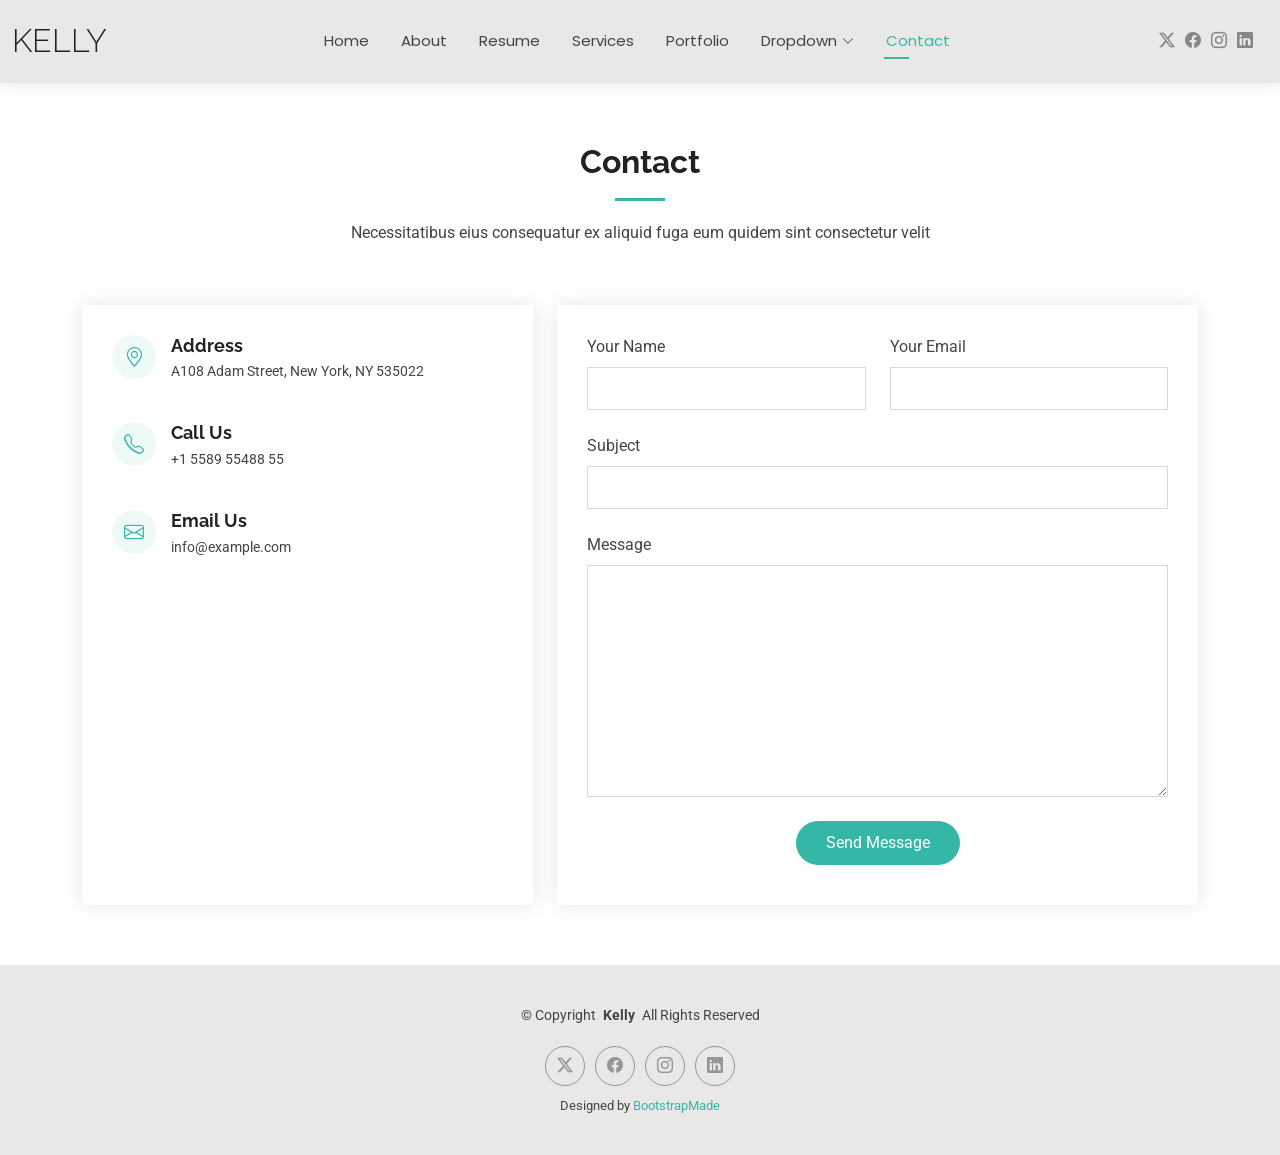
<file: rezarizkivenino/kelly-template/contact.html>
<!DOCTYPE html>
<html lang="en">

<head>
  <meta charset="utf-8">
  <meta content="width=device-width, initial-scale=1.0" name="viewport">
  <title>Contact - Kelly Bootstrap Template</title>
  <meta name="description" content="">
  <meta name="keywords" content="">

  <!-- Favicons -->
  <link href="assets/img/favicon.png" rel="icon">
  <link href="assets/img/apple-touch-icon.png" rel="apple-touch-icon">

  <!-- Fonts -->
  <link href="https://fonts.googleapis.com" rel="preconnect">
  <link href="https://fonts.gstatic.com" rel="preconnect" crossorigin>
  <link href="https://fonts.googleapis.com/css2?family=Roboto:ital,wght@0,100;0,300;0,400;0,500;0,700;0,900;1,100;1,300;1,400;1,500;1,700;1,900&family=Poppins:ital,wght@0,100;0,200;0,300;0,400;0,500;0,600;0,700;0,800;0,900;1,100;1,200;1,300;1,400;1,500;1,600;1,700;1,800;1,900&family=Raleway:ital,wght@0,100;0,200;0,300;0,400;0,500;0,600;0,700;0,800;0,900;1,100;1,200;1,300;1,400;1,500;1,600;1,700;1,800;1,900&display=swap" rel="stylesheet">

  <!-- Vendor CSS Files -->
  <link href="assets/vendor/bootstrap/css/bootstrap.min.css" rel="stylesheet">
  <link href="assets/vendor/bootstrap-icons/bootstrap-icons.css" rel="stylesheet">
  <link href="assets/vendor/aos/aos.css" rel="stylesheet">
  <link href="assets/vendor/swiper/swiper-bundle.min.css" rel="stylesheet">
  <link href="assets/vendor/glightbox/css/glightbox.min.css" rel="stylesheet">

  <!-- Main CSS File -->
  <link href="assets/css/main.css" rel="stylesheet">

  <!-- =======================================================
  * Template Name: Kelly
  * Template URL: https://bootstrapmade.com/kelly-free-bootstrap-cv-resume-html-template/
  * Updated: Aug 07 2024 with Bootstrap v5.3.3
  * Author: BootstrapMade.com
  * License: https://bootstrapmade.com/license/
  ======================================================== -->
</head>

<body class="contact-page">

  <header id="header" class="header d-flex align-items-center light-background sticky-top">
    <div class="container-fluid position-relative d-flex align-items-center justify-content-between">

      <a href="index.html" class="logo d-flex align-items-center me-auto me-xl-0">
        <!-- Uncomment the line below if you also wish to use an image logo -->
        <!-- <img src="assets/img/logo.png" alt=""> -->
        <h1 class="sitename">Kelly</h1>
      </a>

      <nav id="navmenu" class="navmenu">
        <ul>
          <li><a href="index.html">Home</a></li>
          <li><a href="about.html">About</a></li>
          <li><a href="resume.html">Resume</a></li>
          <li><a href="services.html">Services</a></li>
          <li><a href="portfolio.html">Portfolio</a></li>
          <li class="dropdown"><a href="#"><span>Dropdown</span> <i class="bi bi-chevron-down toggle-dropdown"></i></a>
            <ul>
              <li><a href="#">Dropdown 1</a></li>
              <li class="dropdown"><a href="#"><span>Deep Dropdown</span> <i class="bi bi-chevron-down toggle-dropdown"></i></a>
                <ul>
                  <li><a href="#">Deep Dropdown 1</a></li>
                  <li><a href="#">Deep Dropdown 2</a></li>
                  <li><a href="#">Deep Dropdown 3</a></li>
                  <li><a href="#">Deep Dropdown 4</a></li>
                  <li><a href="#">Deep Dropdown 5</a></li>
                </ul>
              </li>
              <li><a href="#">Dropdown 2</a></li>
              <li><a href="#">Dropdown 3</a></li>
              <li><a href="#">Dropdown 4</a></li>
            </ul>
          </li>
          <li><a href="contact.html" class="active">Contact</a></li>
        </ul>
        <i class="mobile-nav-toggle d-xl-none bi bi-list"></i>
      </nav>

      <div class="header-social-links">
        <a href="#" class="twitter"><i class="bi bi-twitter-x"></i></a>
        <a href="#" class="facebook"><i class="bi bi-facebook"></i></a>
        <a href="#" class="instagram"><i class="bi bi-instagram"></i></a>
        <a href="#" class="linkedin"><i class="bi bi-linkedin"></i></a>
      </div>

    </div>
  </header>

  <main class="main">

    <!-- Contact Section -->
    <section id="contact" class="contact section">

      <!-- Section Title -->
      <div class="container section-title" data-aos="fade-up">
        <h2>Contact</h2>
        <p>Necessitatibus eius consequatur ex aliquid fuga eum quidem sint consectetur velit</p>
      </div><!-- End Section Title -->

      <div class="container" data-aos="fade-up" data-aos-delay="100">

        <div class="row gy-4">

          <div class="col-lg-5">

            <div class="info-wrap">
              <div class="info-item d-flex" data-aos="fade-up" data-aos-delay="200">
                <i class="bi bi-geo-alt flex-shrink-0"></i>
                <div>
                  <h3>Address</h3>
                  <p>A108 Adam Street, New York, NY 535022</p>
                </div>
              </div><!-- End Info Item -->

              <div class="info-item d-flex" data-aos="fade-up" data-aos-delay="300">
                <i class="bi bi-telephone flex-shrink-0"></i>
                <div>
                  <h3>Call Us</h3>
                  <p>+1 5589 55488 55</p>
                </div>
              </div><!-- End Info Item -->

              <div class="info-item d-flex" data-aos="fade-up" data-aos-delay="400">
                <i class="bi bi-envelope flex-shrink-0"></i>
                <div>
                  <h3>Email Us</h3>
                  <p>info@example.com</p>
                </div>
              </div><!-- End Info Item -->

              <iframe src="https://www.google.com/maps/embed?pb=!1m14!1m8!1m3!1d48389.78314118045!2d-74.006138!3d40.710059!3m2!1i1024!2i768!4f13.1!3m3!1m2!1s0x89c25a22a3bda30d%3A0xb89d1fe6bc499443!2sDowntown%20Conference%20Center!5e0!3m2!1sen!2sus!4v1676961268712!5m2!1sen!2sus" frameborder="0" style="border:0; width: 100%; height: 270px;" allowfullscreen="" loading="lazy" referrerpolicy="no-referrer-when-downgrade"></iframe>
            </div>
          </div>

          <div class="col-lg-7">
            <form action="forms/contact.php" method="post" class="php-email-form" data-aos="fade-up" data-aos-delay="200">
              <div class="row gy-4">

                <div class="col-md-6">
                  <label for="name-field" class="pb-2">Your Name</label>
                  <input type="text" name="name" id="name-field" class="form-control" required="">
                </div>

                <div class="col-md-6">
                  <label for="email-field" class="pb-2">Your Email</label>
                  <input type="email" class="form-control" name="email" id="email-field" required="">
                </div>

                <div class="col-md-12">
                  <label for="subject-field" class="pb-2">Subject</label>
                  <input type="text" class="form-control" name="subject" id="subject-field" required="">
                </div>

                <div class="col-md-12">
                  <label for="message-field" class="pb-2">Message</label>
                  <textarea class="form-control" name="message" rows="10" id="message-field" required=""></textarea>
                </div>

                <div class="col-md-12 text-center">
                  <div class="loading">Loading</div>
                  <div class="error-message"></div>
                  <div class="sent-message">Your message has been sent. Thank you!</div>

                  <button type="submit">Send Message</button>
                </div>

              </div>
            </form>
          </div><!-- End Contact Form -->

        </div>

      </div>

    </section><!-- /Contact Section -->

  </main>

  <footer id="footer" class="footer light-background">

    <div class="container">
      <div class="copyright text-center ">
        <p>© <span>Copyright</span> <strong class="px-1 sitename">Kelly</strong> <span>All Rights Reserved<br></span></p>
      </div>
      <div class="social-links d-flex justify-content-center">
        <a href=""><i class="bi bi-twitter-x"></i></a>
        <a href=""><i class="bi bi-facebook"></i></a>
        <a href=""><i class="bi bi-instagram"></i></a>
        <a href=""><i class="bi bi-linkedin"></i></a>
      </div>
      <div class="credits">
        <!-- All the links in the footer should remain intact. -->
        <!-- You can delete the links only if you've purchased the pro version. -->
        <!-- Licensing information: https://bootstrapmade.com/license/ -->
        <!-- Purchase the pro version with working PHP/AJAX contact form: [buy-url] -->
        Designed by <a href="https://bootstrapmade.com/">BootstrapMade</a>
      </div>
    </div>

  </footer>

  <!-- Scroll Top -->
  <a href="#" id="scroll-top" class="scroll-top d-flex align-items-center justify-content-center"><i class="bi bi-arrow-up-short"></i></a>

  <!-- Preloader -->
  <div id="preloader"></div>

  <!-- Vendor JS Files -->
  <script src="assets/vendor/bootstrap/js/bootstrap.bundle.min.js"></script>
  <script src="assets/vendor/php-email-form/validate.js"></script>
  <script src="assets/vendor/aos/aos.js"></script>
  <script src="assets/vendor/waypoints/noframework.waypoints.js"></script>
  <script src="assets/vendor/purecounter/purecounter_vanilla.js"></script>
  <script src="assets/vendor/swiper/swiper-bundle.min.js"></script>
  <script src="assets/vendor/glightbox/js/glightbox.min.js"></script>
  <script src="assets/vendor/imagesloaded/imagesloaded.pkgd.min.js"></script>
  <script src="assets/vendor/isotope-layout/isotope.pkgd.min.js"></script>

  <!-- Main JS File -->
  <script src="assets/js/main.js"></script>

</body>

</html>
</file>
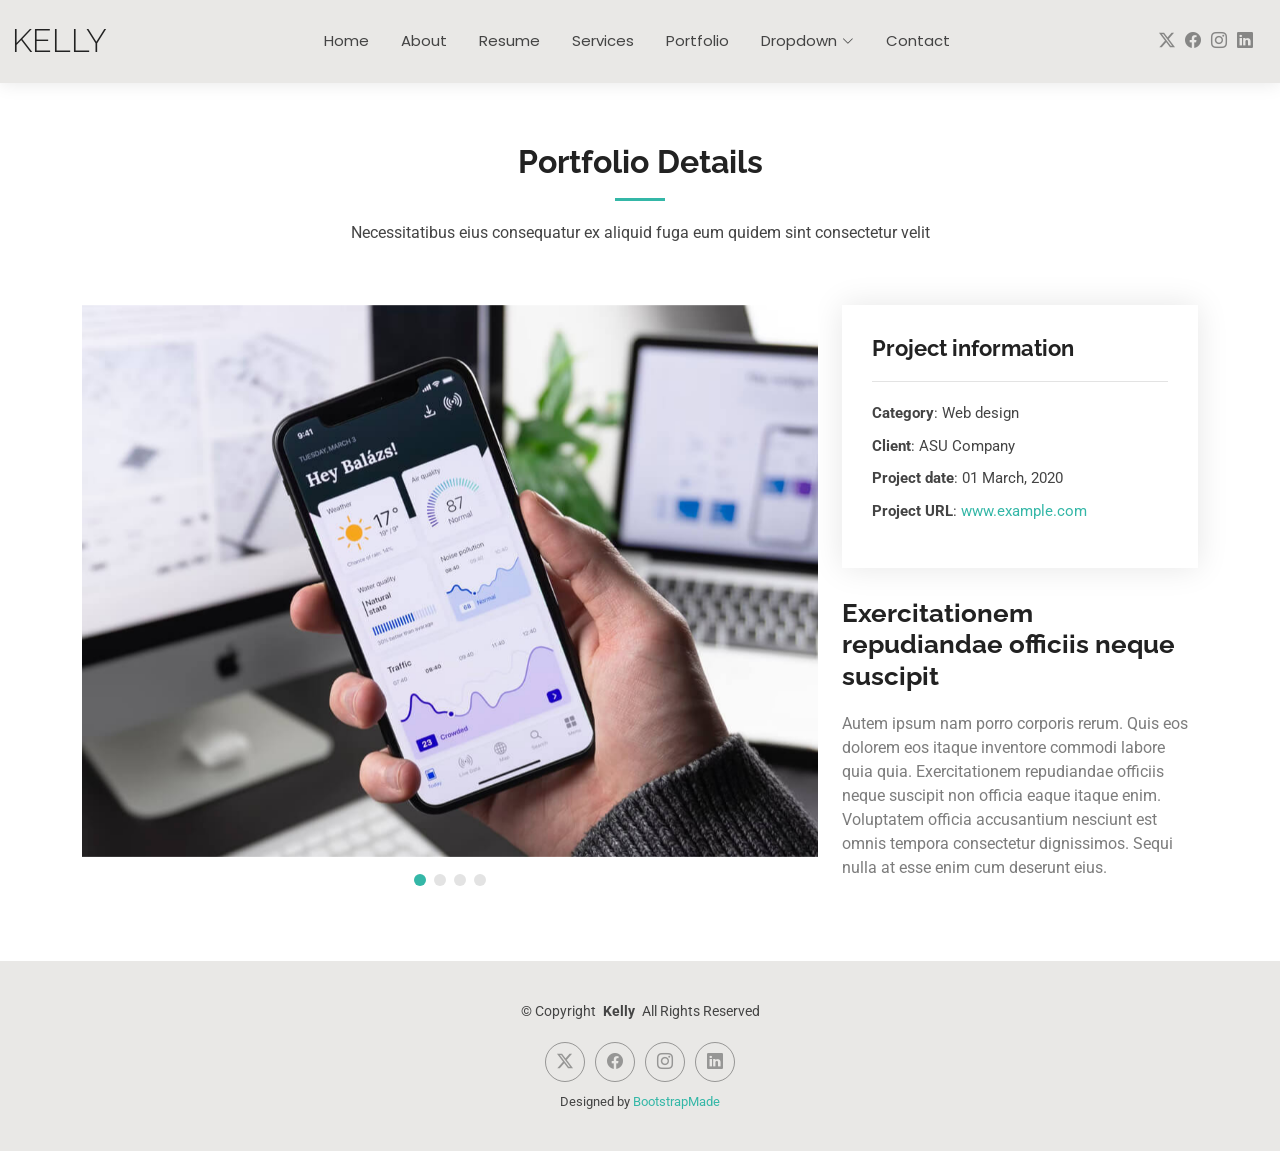
<file: rezarizkivenino/kelly-template/portfolio-details.html>
<!DOCTYPE html>
<html lang="en">

<head>
  <meta charset="utf-8">
  <meta content="width=device-width, initial-scale=1.0" name="viewport">
  <title>Portfolio Details - Kelly Bootstrap Template</title>
  <meta name="description" content="">
  <meta name="keywords" content="">

  <!-- Favicons -->
  <link href="assets/img/favicon.png" rel="icon">
  <link href="assets/img/apple-touch-icon.png" rel="apple-touch-icon">

  <!-- Fonts -->
  <link href="https://fonts.googleapis.com" rel="preconnect">
  <link href="https://fonts.gstatic.com" rel="preconnect" crossorigin>
  <link href="https://fonts.googleapis.com/css2?family=Roboto:ital,wght@0,100;0,300;0,400;0,500;0,700;0,900;1,100;1,300;1,400;1,500;1,700;1,900&family=Poppins:ital,wght@0,100;0,200;0,300;0,400;0,500;0,600;0,700;0,800;0,900;1,100;1,200;1,300;1,400;1,500;1,600;1,700;1,800;1,900&family=Raleway:ital,wght@0,100;0,200;0,300;0,400;0,500;0,600;0,700;0,800;0,900;1,100;1,200;1,300;1,400;1,500;1,600;1,700;1,800;1,900&display=swap" rel="stylesheet">

  <!-- Vendor CSS Files -->
  <link href="assets/vendor/bootstrap/css/bootstrap.min.css" rel="stylesheet">
  <link href="assets/vendor/bootstrap-icons/bootstrap-icons.css" rel="stylesheet">
  <link href="assets/vendor/aos/aos.css" rel="stylesheet">
  <link href="assets/vendor/swiper/swiper-bundle.min.css" rel="stylesheet">
  <link href="assets/vendor/glightbox/css/glightbox.min.css" rel="stylesheet">

  <!-- Main CSS File -->
  <link href="assets/css/main.css" rel="stylesheet">

  <!-- =======================================================
  * Template Name: Kelly
  * Template URL: https://bootstrapmade.com/kelly-free-bootstrap-cv-resume-html-template/
  * Updated: Aug 07 2024 with Bootstrap v5.3.3
  * Author: BootstrapMade.com
  * License: https://bootstrapmade.com/license/
  ======================================================== -->
</head>

<body class="portfolio-details-page">

  <header id="header" class="header d-flex align-items-center light-background sticky-top">
    <div class="container-fluid position-relative d-flex align-items-center justify-content-between">

      <a href="index.html" class="logo d-flex align-items-center me-auto me-xl-0">
        <!-- Uncomment the line below if you also wish to use an image logo -->
        <!-- <img src="assets/img/logo.png" alt=""> -->
        <h1 class="sitename">Kelly</h1>
      </a>

      <nav id="navmenu" class="navmenu">
        <ul>
          <li><a href="index.html">Home</a></li>
          <li><a href="about.html">About</a></li>
          <li><a href="resume.html">Resume</a></li>
          <li><a href="services.html">Services</a></li>
          <li><a href="portfolio.html">Portfolio</a></li>
          <li class="dropdown"><a href="#"><span>Dropdown</span> <i class="bi bi-chevron-down toggle-dropdown"></i></a>
            <ul>
              <li><a href="#">Dropdown 1</a></li>
              <li class="dropdown"><a href="#"><span>Deep Dropdown</span> <i class="bi bi-chevron-down toggle-dropdown"></i></a>
                <ul>
                  <li><a href="#">Deep Dropdown 1</a></li>
                  <li><a href="#">Deep Dropdown 2</a></li>
                  <li><a href="#">Deep Dropdown 3</a></li>
                  <li><a href="#">Deep Dropdown 4</a></li>
                  <li><a href="#">Deep Dropdown 5</a></li>
                </ul>
              </li>
              <li><a href="#">Dropdown 2</a></li>
              <li><a href="#">Dropdown 3</a></li>
              <li><a href="#">Dropdown 4</a></li>
            </ul>
          </li>
          <li><a href="contact.html">Contact</a></li>
        </ul>
        <i class="mobile-nav-toggle d-xl-none bi bi-list"></i>
      </nav>

      <div class="header-social-links">
        <a href="#" class="twitter"><i class="bi bi-twitter-x"></i></a>
        <a href="#" class="facebook"><i class="bi bi-facebook"></i></a>
        <a href="#" class="instagram"><i class="bi bi-instagram"></i></a>
        <a href="#" class="linkedin"><i class="bi bi-linkedin"></i></a>
      </div>

    </div>
  </header>

  <main class="main">

    <!-- Portfolio Details Section -->
    <section id="portfolio-details" class="portfolio-details section">

      <!-- Section Title -->
      <div class="container section-title" data-aos="fade-up">
        <h2>Portfolio Details</h2>
        <p>Necessitatibus eius consequatur ex aliquid fuga eum quidem sint consectetur velit</p>
      </div><!-- End Section Title -->

      <div class="container" data-aos="fade-up" data-aos-delay="100">

        <div class="row gy-4">

          <div class="col-lg-8">
            <div class="portfolio-details-slider swiper init-swiper">

              <script type="application/json" class="swiper-config">
                {
                  "loop": true,
                  "speed": 600,
                  "autoplay": {
                    "delay": 5000
                  },
                  "slidesPerView": "auto",
                  "pagination": {
                    "el": ".swiper-pagination",
                    "type": "bullets",
                    "clickable": true
                  }
                }
              </script>

              <div class="swiper-wrapper align-items-center">

                <div class="swiper-slide">
                  <img src="assets/img/portfolio/app-1.jpg" alt="">
                </div>

                <div class="swiper-slide">
                  <img src="assets/img/portfolio/product-1.jpg" alt="">
                </div>

                <div class="swiper-slide">
                  <img src="assets/img/portfolio/branding-1.jpg" alt="">
                </div>

                <div class="swiper-slide">
                  <img src="assets/img/portfolio/books-1.jpg" alt="">
                </div>

              </div>
              <div class="swiper-pagination"></div>
            </div>
          </div>

          <div class="col-lg-4">
            <div class="portfolio-info" data-aos="fade-up" data-aos-delay="200">
              <h3>Project information</h3>
              <ul>
                <li><strong>Category</strong>: Web design</li>
                <li><strong>Client</strong>: ASU Company</li>
                <li><strong>Project date</strong>: 01 March, 2020</li>
                <li><strong>Project URL</strong>: <a href="#">www.example.com</a></li>
              </ul>
            </div>
            <div class="portfolio-description" data-aos="fade-up" data-aos-delay="300">
              <h2>Exercitationem repudiandae officiis neque suscipit</h2>
              <p>
                Autem ipsum nam porro corporis rerum. Quis eos dolorem eos itaque inventore commodi labore quia quia. Exercitationem repudiandae officiis neque suscipit non officia eaque itaque enim. Voluptatem officia accusantium nesciunt est omnis tempora consectetur dignissimos. Sequi nulla at esse enim cum deserunt eius.
              </p>
            </div>
          </div>

        </div>

      </div>

    </section><!-- /Portfolio Details Section -->

  </main>

  <footer id="footer" class="footer light-background">

    <div class="container">
      <div class="copyright text-center ">
        <p>© <span>Copyright</span> <strong class="px-1 sitename">Kelly</strong> <span>All Rights Reserved<br></span></p>
      </div>
      <div class="social-links d-flex justify-content-center">
        <a href=""><i class="bi bi-twitter-x"></i></a>
        <a href=""><i class="bi bi-facebook"></i></a>
        <a href=""><i class="bi bi-instagram"></i></a>
        <a href=""><i class="bi bi-linkedin"></i></a>
      </div>
      <div class="credits">
        <!-- All the links in the footer should remain intact. -->
        <!-- You can delete the links only if you've purchased the pro version. -->
        <!-- Licensing information: https://bootstrapmade.com/license/ -->
        <!-- Purchase the pro version with working PHP/AJAX contact form: [buy-url] -->
        Designed by <a href="https://bootstrapmade.com/">BootstrapMade</a>
      </div>
    </div>

  </footer>

  <!-- Scroll Top -->
  <a href="#" id="scroll-top" class="scroll-top d-flex align-items-center justify-content-center"><i class="bi bi-arrow-up-short"></i></a>

  <!-- Preloader -->
  <div id="preloader"></div>

  <!-- Vendor JS Files -->
  <script src="assets/vendor/bootstrap/js/bootstrap.bundle.min.js"></script>
  <script src="assets/vendor/php-email-form/validate.js"></script>
  <script src="assets/vendor/aos/aos.js"></script>
  <script src="assets/vendor/waypoints/noframework.waypoints.js"></script>
  <script src="assets/vendor/purecounter/purecounter_vanilla.js"></script>
  <script src="assets/vendor/swiper/swiper-bundle.min.js"></script>
  <script src="assets/vendor/glightbox/js/glightbox.min.js"></script>
  <script src="assets/vendor/imagesloaded/imagesloaded.pkgd.min.js"></script>
  <script src="assets/vendor/isotope-layout/isotope.pkgd.min.js"></script>

  <!-- Main JS File -->
  <script src="assets/js/main.js"></script>

</body>

</html>
</file>
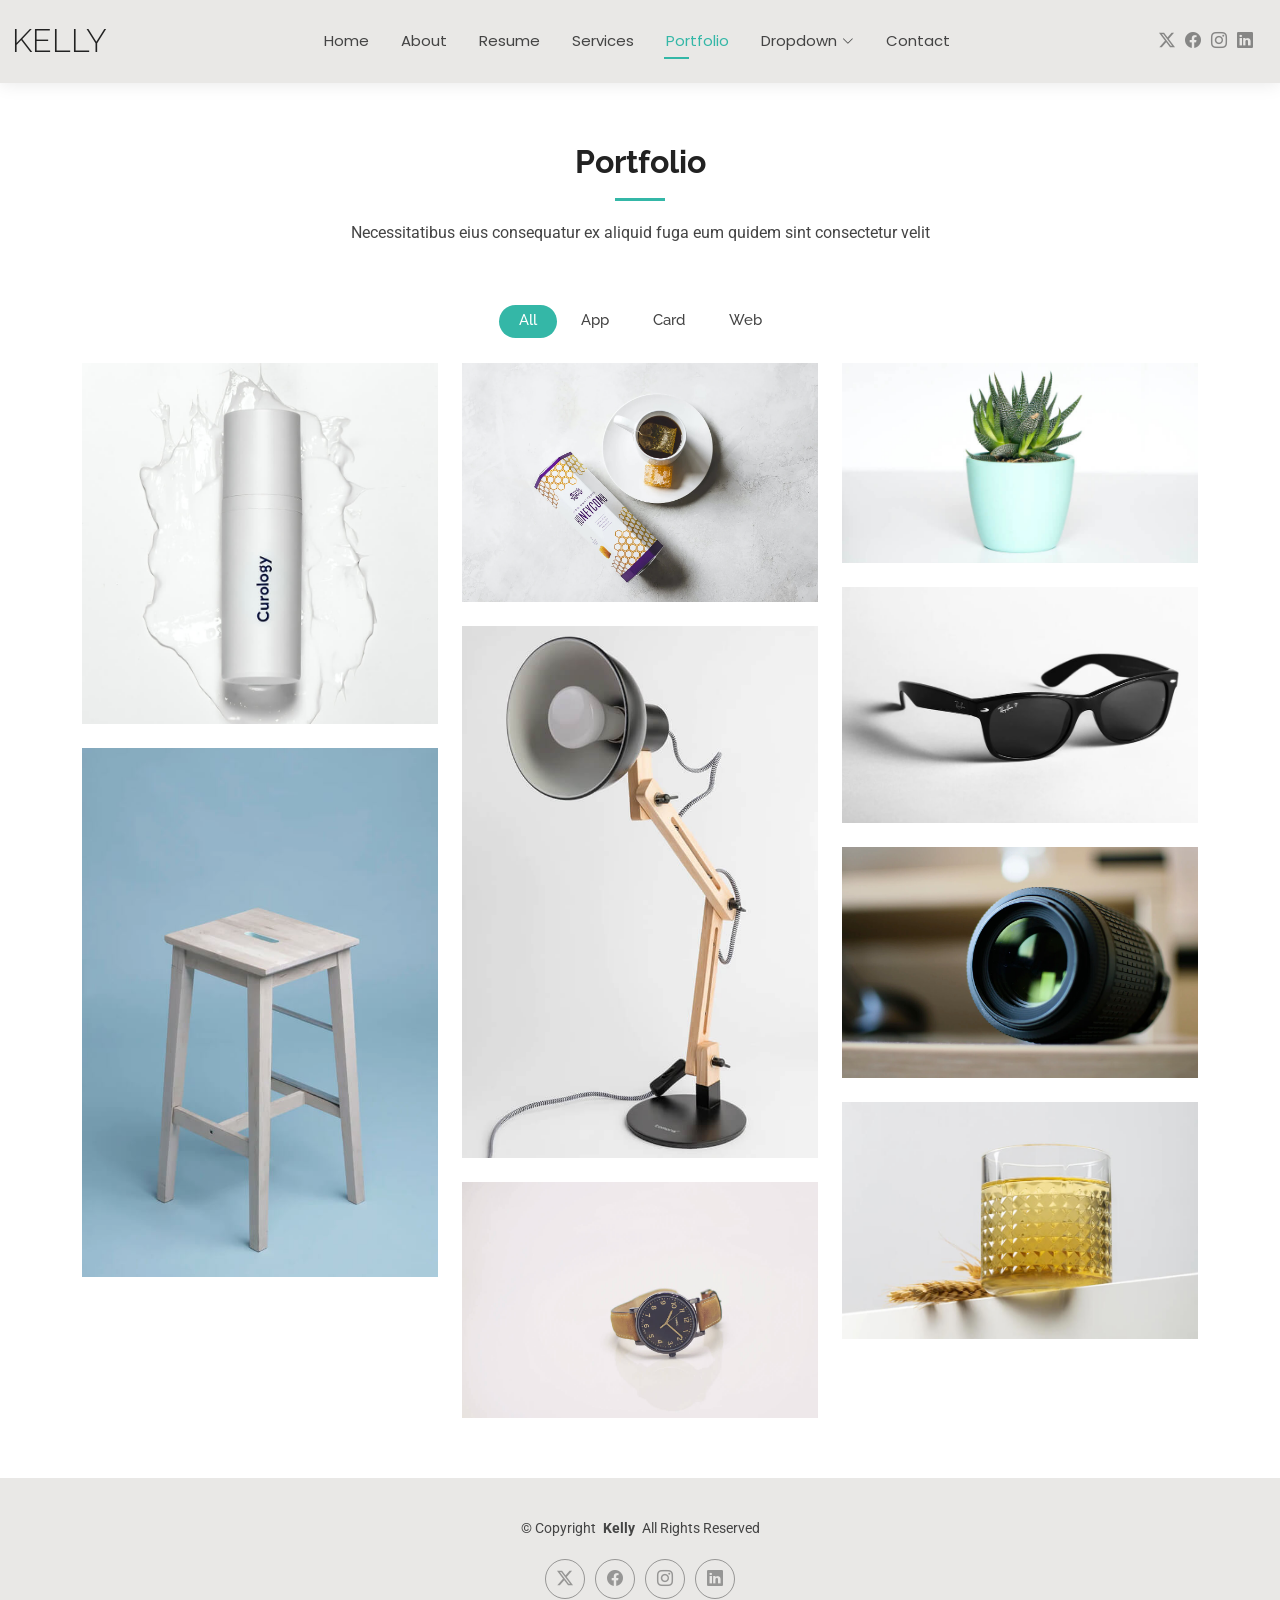
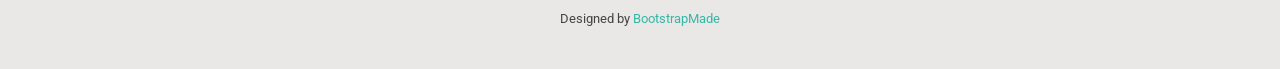
<file: rezarizkivenino/kelly-template/portfolio.html>
<!DOCTYPE html>
<html lang="en">

<head>
  <meta charset="utf-8">
  <meta content="width=device-width, initial-scale=1.0" name="viewport">
  <title>Portfolio - Kelly Bootstrap Template</title>
  <meta name="description" content="">
  <meta name="keywords" content="">

  <!-- Favicons -->
  <link href="assets/img/favicon.png" rel="icon">
  <link href="assets/img/apple-touch-icon.png" rel="apple-touch-icon">

  <!-- Fonts -->
  <link href="https://fonts.googleapis.com" rel="preconnect">
  <link href="https://fonts.gstatic.com" rel="preconnect" crossorigin>
  <link href="https://fonts.googleapis.com/css2?family=Roboto:ital,wght@0,100;0,300;0,400;0,500;0,700;0,900;1,100;1,300;1,400;1,500;1,700;1,900&family=Poppins:ital,wght@0,100;0,200;0,300;0,400;0,500;0,600;0,700;0,800;0,900;1,100;1,200;1,300;1,400;1,500;1,600;1,700;1,800;1,900&family=Raleway:ital,wght@0,100;0,200;0,300;0,400;0,500;0,600;0,700;0,800;0,900;1,100;1,200;1,300;1,400;1,500;1,600;1,700;1,800;1,900&display=swap" rel="stylesheet">

  <!-- Vendor CSS Files -->
  <link href="assets/vendor/bootstrap/css/bootstrap.min.css" rel="stylesheet">
  <link href="assets/vendor/bootstrap-icons/bootstrap-icons.css" rel="stylesheet">
  <link href="assets/vendor/aos/aos.css" rel="stylesheet">
  <link href="assets/vendor/swiper/swiper-bundle.min.css" rel="stylesheet">
  <link href="assets/vendor/glightbox/css/glightbox.min.css" rel="stylesheet">

  <!-- Main CSS File -->
  <link href="assets/css/main.css" rel="stylesheet">

  <!-- =======================================================
  * Template Name: Kelly
  * Template URL: https://bootstrapmade.com/kelly-free-bootstrap-cv-resume-html-template/
  * Updated: Aug 07 2024 with Bootstrap v5.3.3
  * Author: BootstrapMade.com
  * License: https://bootstrapmade.com/license/
  ======================================================== -->
</head>

<body class="portfolio-page">

  <header id="header" class="header d-flex align-items-center light-background sticky-top">
    <div class="container-fluid position-relative d-flex align-items-center justify-content-between">

      <a href="index.html" class="logo d-flex align-items-center me-auto me-xl-0">
        <!-- Uncomment the line below if you also wish to use an image logo -->
        <!-- <img src="assets/img/logo.png" alt=""> -->
        <h1 class="sitename">Kelly</h1>
      </a>

      <nav id="navmenu" class="navmenu">
        <ul>
          <li><a href="index.html">Home</a></li>
          <li><a href="about.html">About</a></li>
          <li><a href="resume.html">Resume</a></li>
          <li><a href="services.html">Services</a></li>
          <li><a href="portfolio.html" class="active">Portfolio</a></li>
          <li class="dropdown"><a href="#"><span>Dropdown</span> <i class="bi bi-chevron-down toggle-dropdown"></i></a>
            <ul>
              <li><a href="#">Dropdown 1</a></li>
              <li class="dropdown"><a href="#"><span>Deep Dropdown</span> <i class="bi bi-chevron-down toggle-dropdown"></i></a>
                <ul>
                  <li><a href="#">Deep Dropdown 1</a></li>
                  <li><a href="#">Deep Dropdown 2</a></li>
                  <li><a href="#">Deep Dropdown 3</a></li>
                  <li><a href="#">Deep Dropdown 4</a></li>
                  <li><a href="#">Deep Dropdown 5</a></li>
                </ul>
              </li>
              <li><a href="#">Dropdown 2</a></li>
              <li><a href="#">Dropdown 3</a></li>
              <li><a href="#">Dropdown 4</a></li>
            </ul>
          </li>
          <li><a href="contact.html">Contact</a></li>
        </ul>
        <i class="mobile-nav-toggle d-xl-none bi bi-list"></i>
      </nav>

      <div class="header-social-links">
        <a href="#" class="twitter"><i class="bi bi-twitter-x"></i></a>
        <a href="#" class="facebook"><i class="bi bi-facebook"></i></a>
        <a href="#" class="instagram"><i class="bi bi-instagram"></i></a>
        <a href="#" class="linkedin"><i class="bi bi-linkedin"></i></a>
      </div>

    </div>
  </header>

  <main class="main">

    <!-- Portfolio Section -->
    <section id="portfolio" class="portfolio section">

      <!-- Section Title -->
      <div class="container section-title" data-aos="fade-up">
        <h2>Portfolio</h2>
        <p>Necessitatibus eius consequatur ex aliquid fuga eum quidem sint consectetur velit</p>
      </div><!-- End Section Title -->

      <div class="container">

        <div class="isotope-layout" data-default-filter="*" data-layout="masonry" data-sort="original-order">

          <ul class="portfolio-filters isotope-filters" data-aos="fade-up" data-aos-delay="100">
            <li data-filter="*" class="filter-active">All</li>
            <li data-filter=".filter-app">App</li>
            <li data-filter=".filter-product">Card</li>
            <li data-filter=".filter-branding">Web</li>
          </ul><!-- End Portfolio Filters -->

          <div class="row gy-4 isotope-container" data-aos="fade-up" data-aos-delay="200">

            <div class="col-lg-4 col-md-6 portfolio-item isotope-item filter-app">
              <img src="assets/img/masonry-portfolio/masonry-portfolio-1.jpg" class="img-fluid" alt="">
              <div class="portfolio-info">
                <h4>App 1</h4>
                <p>Lorem ipsum, dolor sit</p>
                <a href="assets/img/masonry-portfolio/masonry-portfolio-1.jpg" title="App 1" data-gallery="portfolio-gallery-app" class="glightbox preview-link"><i class="bi bi-zoom-in"></i></a>
                <a href="portfolio-details.html" title="More Details" class="details-link"><i class="bi bi-link-45deg"></i></a>
              </div>
            </div><!-- End Portfolio Item -->

            <div class="col-lg-4 col-md-6 portfolio-item isotope-item filter-product">
              <img src="assets/img/masonry-portfolio/masonry-portfolio-2.jpg" class="img-fluid" alt="">
              <div class="portfolio-info">
                <h4>Product 1</h4>
                <p>Lorem ipsum, dolor sit</p>
                <a href="assets/img/masonry-portfolio/masonry-portfolio-2.jpg" title="Product 1" data-gallery="portfolio-gallery-product" class="glightbox preview-link"><i class="bi bi-zoom-in"></i></a>
                <a href="portfolio-details.html" title="More Details" class="details-link"><i class="bi bi-link-45deg"></i></a>
              </div>
            </div><!-- End Portfolio Item -->

            <div class="col-lg-4 col-md-6 portfolio-item isotope-item filter-branding">
              <img src="assets/img/masonry-portfolio/masonry-portfolio-3.jpg" class="img-fluid" alt="">
              <div class="portfolio-info">
                <h4>Branding 1</h4>
                <p>Lorem ipsum, dolor sit</p>
                <a href="assets/img/masonry-portfolio/masonry-portfolio-3.jpg" title="Branding 1" data-gallery="portfolio-gallery-branding" class="glightbox preview-link"><i class="bi bi-zoom-in"></i></a>
                <a href="portfolio-details.html" title="More Details" class="details-link"><i class="bi bi-link-45deg"></i></a>
              </div>
            </div><!-- End Portfolio Item -->

            <div class="col-lg-4 col-md-6 portfolio-item isotope-item filter-app">
              <img src="assets/img/masonry-portfolio/masonry-portfolio-4.jpg" class="img-fluid" alt="">
              <div class="portfolio-info">
                <h4>App 2</h4>
                <p>Lorem ipsum, dolor sit</p>
                <a href="assets/img/masonry-portfolio/masonry-portfolio-4.jpg" title="App 2" data-gallery="portfolio-gallery-app" class="glightbox preview-link"><i class="bi bi-zoom-in"></i></a>
                <a href="portfolio-details.html" title="More Details" class="details-link"><i class="bi bi-link-45deg"></i></a>
              </div>
            </div><!-- End Portfolio Item -->

            <div class="col-lg-4 col-md-6 portfolio-item isotope-item filter-product">
              <img src="assets/img/masonry-portfolio/masonry-portfolio-5.jpg" class="img-fluid" alt="">
              <div class="portfolio-info">
                <h4>Product 2</h4>
                <p>Lorem ipsum, dolor sit</p>
                <a href="assets/img/masonry-portfolio/masonry-portfolio-5.jpg" title="Product 2" data-gallery="portfolio-gallery-product" class="glightbox preview-link"><i class="bi bi-zoom-in"></i></a>
                <a href="portfolio-details.html" title="More Details" class="details-link"><i class="bi bi-link-45deg"></i></a>
              </div>
            </div><!-- End Portfolio Item -->

            <div class="col-lg-4 col-md-6 portfolio-item isotope-item filter-branding">
              <img src="assets/img/masonry-portfolio/masonry-portfolio-6.jpg" class="img-fluid" alt="">
              <div class="portfolio-info">
                <h4>Branding 2</h4>
                <p>Lorem ipsum, dolor sit</p>
                <a href="assets/img/masonry-portfolio/masonry-portfolio-6.jpg" title="Branding 2" data-gallery="portfolio-gallery-branding" class="glightbox preview-link"><i class="bi bi-zoom-in"></i></a>
                <a href="portfolio-details.html" title="More Details" class="details-link"><i class="bi bi-link-45deg"></i></a>
              </div>
            </div><!-- End Portfolio Item -->

            <div class="col-lg-4 col-md-6 portfolio-item isotope-item filter-app">
              <img src="assets/img/masonry-portfolio/masonry-portfolio-7.jpg" class="img-fluid" alt="">
              <div class="portfolio-info">
                <h4>App 3</h4>
                <p>Lorem ipsum, dolor sit</p>
                <a href="assets/img/masonry-portfolio/masonry-portfolio-7.jpg" title="App 3" data-gallery="portfolio-gallery-app" class="glightbox preview-link"><i class="bi bi-zoom-in"></i></a>
                <a href="portfolio-details.html" title="More Details" class="details-link"><i class="bi bi-link-45deg"></i></a>
              </div>
            </div><!-- End Portfolio Item -->

            <div class="col-lg-4 col-md-6 portfolio-item isotope-item filter-product">
              <img src="assets/img/masonry-portfolio/masonry-portfolio-8.jpg" class="img-fluid" alt="">
              <div class="portfolio-info">
                <h4>Product 3</h4>
                <p>Lorem ipsum, dolor sit</p>
                <a href="assets/img/masonry-portfolio/masonry-portfolio-8.jpg" title="Product 3" data-gallery="portfolio-gallery-product" class="glightbox preview-link"><i class="bi bi-zoom-in"></i></a>
                <a href="portfolio-details.html" title="More Details" class="details-link"><i class="bi bi-link-45deg"></i></a>
              </div>
            </div><!-- End Portfolio Item -->

            <div class="col-lg-4 col-md-6 portfolio-item isotope-item filter-branding">
              <img src="assets/img/masonry-portfolio/masonry-portfolio-9.jpg" class="img-fluid" alt="">
              <div class="portfolio-info">
                <h4>Branding 3</h4>
                <p>Lorem ipsum, dolor sit</p>
                <a href="assets/img/masonry-portfolio/masonry-portfolio-9.jpg" title="Branding 2" data-gallery="portfolio-gallery-branding" class="glightbox preview-link"><i class="bi bi-zoom-in"></i></a>
                <a href="portfolio-details.html" title="More Details" class="details-link"><i class="bi bi-link-45deg"></i></a>
              </div>
            </div><!-- End Portfolio Item -->

          </div><!-- End Portfolio Container -->

        </div>

      </div>

    </section><!-- /Portfolio Section -->

  </main>

  <footer id="footer" class="footer light-background">

    <div class="container">
      <div class="copyright text-center ">
        <p>© <span>Copyright</span> <strong class="px-1 sitename">Kelly</strong> <span>All Rights Reserved<br></span></p>
      </div>
      <div class="social-links d-flex justify-content-center">
        <a href=""><i class="bi bi-twitter-x"></i></a>
        <a href=""><i class="bi bi-facebook"></i></a>
        <a href=""><i class="bi bi-instagram"></i></a>
        <a href=""><i class="bi bi-linkedin"></i></a>
      </div>
      <div class="credits">
        <!-- All the links in the footer should remain intact. -->
        <!-- You can delete the links only if you've purchased the pro version. -->
        <!-- Licensing information: https://bootstrapmade.com/license/ -->
        <!-- Purchase the pro version with working PHP/AJAX contact form: [buy-url] -->
        Designed by <a href="https://bootstrapmade.com/">BootstrapMade</a>
      </div>
    </div>

  </footer>

  <!-- Scroll Top -->
  <a href="#" id="scroll-top" class="scroll-top d-flex align-items-center justify-content-center"><i class="bi bi-arrow-up-short"></i></a>

  <!-- Preloader -->
  <div id="preloader"></div>

  <!-- Vendor JS Files -->
  <script src="assets/vendor/bootstrap/js/bootstrap.bundle.min.js"></script>
  <script src="assets/vendor/php-email-form/validate.js"></script>
  <script src="assets/vendor/aos/aos.js"></script>
  <script src="assets/vendor/waypoints/noframework.waypoints.js"></script>
  <script src="assets/vendor/purecounter/purecounter_vanilla.js"></script>
  <script src="assets/vendor/swiper/swiper-bundle.min.js"></script>
  <script src="assets/vendor/glightbox/js/glightbox.min.js"></script>
  <script src="assets/vendor/imagesloaded/imagesloaded.pkgd.min.js"></script>
  <script src="assets/vendor/isotope-layout/isotope.pkgd.min.js"></script>

  <!-- Main JS File -->
  <script src="assets/js/main.js"></script>

</body>

</html>
</file>
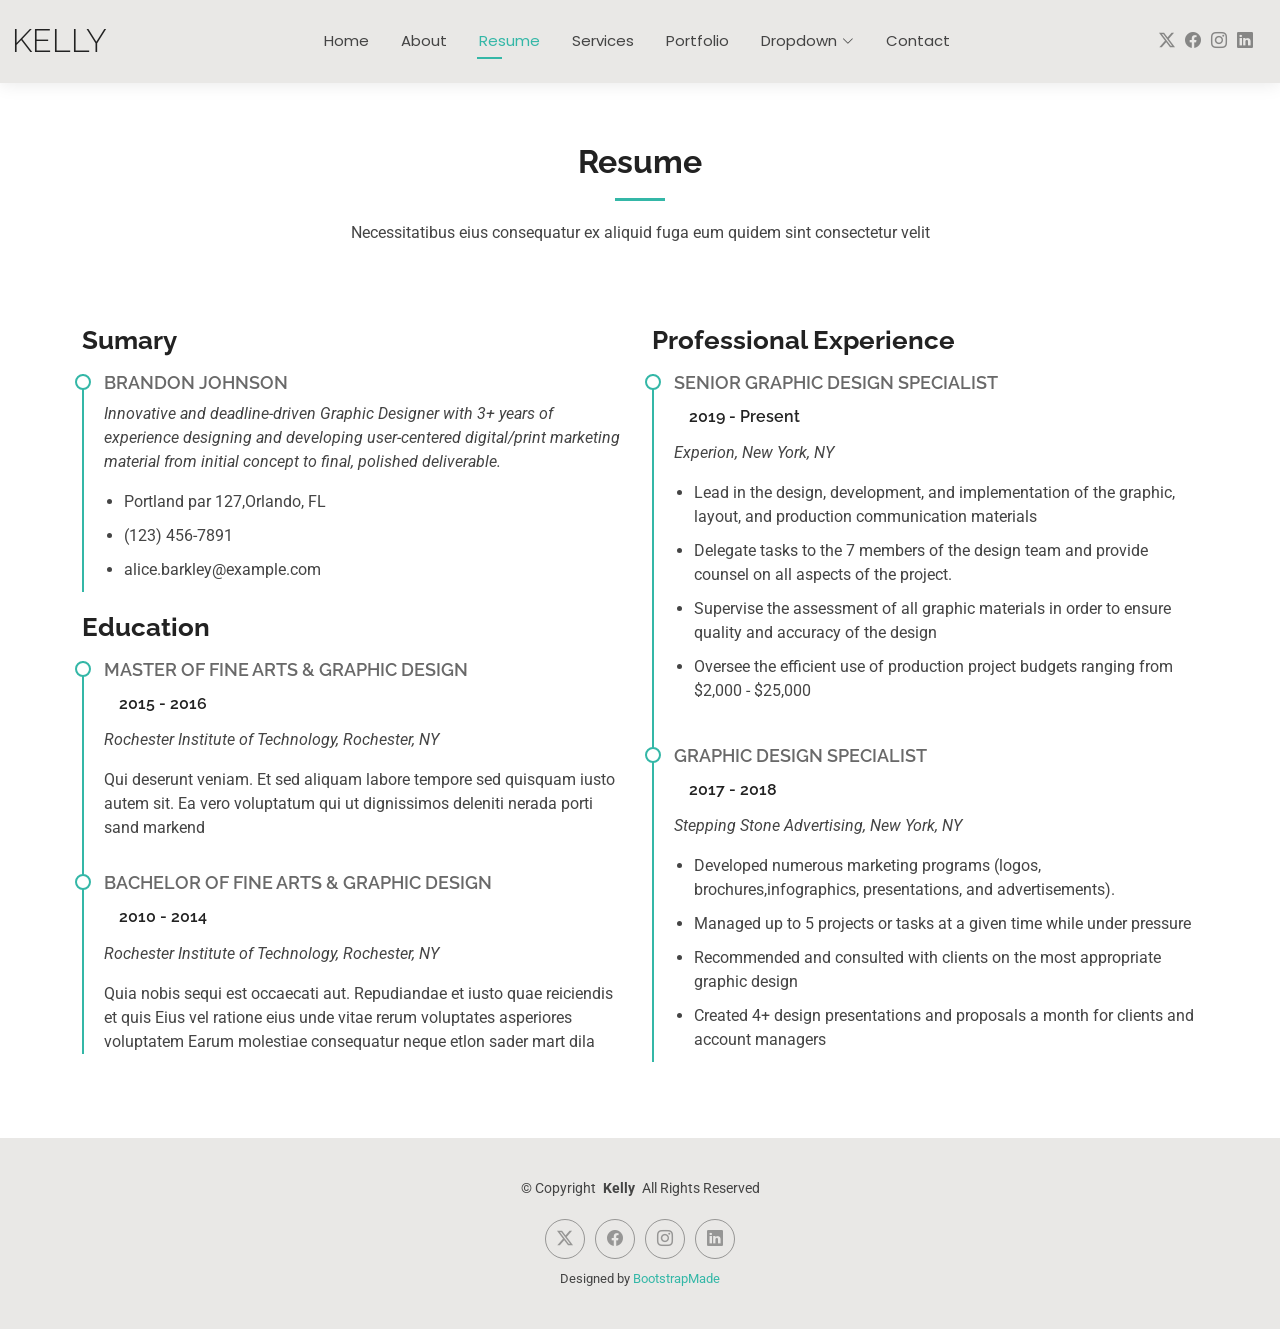
<file: rezarizkivenino/kelly-template/resume.html>
<!DOCTYPE html>
<html lang="en">

<head>
  <meta charset="utf-8">
  <meta content="width=device-width, initial-scale=1.0" name="viewport">
  <title>Resume - Kelly Bootstrap Template</title>
  <meta name="description" content="">
  <meta name="keywords" content="">

  <!-- Favicons -->
  <link href="assets/img/favicon.png" rel="icon">
  <link href="assets/img/apple-touch-icon.png" rel="apple-touch-icon">

  <!-- Fonts -->
  <link href="https://fonts.googleapis.com" rel="preconnect">
  <link href="https://fonts.gstatic.com" rel="preconnect" crossorigin>
  <link href="https://fonts.googleapis.com/css2?family=Roboto:ital,wght@0,100;0,300;0,400;0,500;0,700;0,900;1,100;1,300;1,400;1,500;1,700;1,900&family=Poppins:ital,wght@0,100;0,200;0,300;0,400;0,500;0,600;0,700;0,800;0,900;1,100;1,200;1,300;1,400;1,500;1,600;1,700;1,800;1,900&family=Raleway:ital,wght@0,100;0,200;0,300;0,400;0,500;0,600;0,700;0,800;0,900;1,100;1,200;1,300;1,400;1,500;1,600;1,700;1,800;1,900&display=swap" rel="stylesheet">

  <!-- Vendor CSS Files -->
  <link href="assets/vendor/bootstrap/css/bootstrap.min.css" rel="stylesheet">
  <link href="assets/vendor/bootstrap-icons/bootstrap-icons.css" rel="stylesheet">
  <link href="assets/vendor/aos/aos.css" rel="stylesheet">
  <link href="assets/vendor/swiper/swiper-bundle.min.css" rel="stylesheet">
  <link href="assets/vendor/glightbox/css/glightbox.min.css" rel="stylesheet">

  <!-- Main CSS File -->
  <link href="assets/css/main.css" rel="stylesheet">

  <!-- =======================================================
  * Template Name: Kelly
  * Template URL: https://bootstrapmade.com/kelly-free-bootstrap-cv-resume-html-template/
  * Updated: Aug 07 2024 with Bootstrap v5.3.3
  * Author: BootstrapMade.com
  * License: https://bootstrapmade.com/license/
  ======================================================== -->
</head>

<body class="resume-page">

  <header id="header" class="header d-flex align-items-center light-background sticky-top">
    <div class="container-fluid position-relative d-flex align-items-center justify-content-between">

      <a href="index.html" class="logo d-flex align-items-center me-auto me-xl-0">
        <!-- Uncomment the line below if you also wish to use an image logo -->
        <!-- <img src="assets/img/logo.png" alt=""> -->
        <h1 class="sitename">Kelly</h1>
      </a>

      <nav id="navmenu" class="navmenu">
        <ul>
          <li><a href="index.html">Home</a></li>
          <li><a href="about.html">About</a></li>
          <li><a href="resume.html" class="active">Resume</a></li>
          <li><a href="services.html">Services</a></li>
          <li><a href="portfolio.html">Portfolio</a></li>
          <li class="dropdown"><a href="#"><span>Dropdown</span> <i class="bi bi-chevron-down toggle-dropdown"></i></a>
            <ul>
              <li><a href="#">Dropdown 1</a></li>
              <li class="dropdown"><a href="#"><span>Deep Dropdown</span> <i class="bi bi-chevron-down toggle-dropdown"></i></a>
                <ul>
                  <li><a href="#">Deep Dropdown 1</a></li>
                  <li><a href="#">Deep Dropdown 2</a></li>
                  <li><a href="#">Deep Dropdown 3</a></li>
                  <li><a href="#">Deep Dropdown 4</a></li>
                  <li><a href="#">Deep Dropdown 5</a></li>
                </ul>
              </li>
              <li><a href="#">Dropdown 2</a></li>
              <li><a href="#">Dropdown 3</a></li>
              <li><a href="#">Dropdown 4</a></li>
            </ul>
          </li>
          <li><a href="contact.html">Contact</a></li>
        </ul>
        <i class="mobile-nav-toggle d-xl-none bi bi-list"></i>
      </nav>

      <div class="header-social-links">
        <a href="#" class="twitter"><i class="bi bi-twitter-x"></i></a>
        <a href="#" class="facebook"><i class="bi bi-facebook"></i></a>
        <a href="#" class="instagram"><i class="bi bi-instagram"></i></a>
        <a href="#" class="linkedin"><i class="bi bi-linkedin"></i></a>
      </div>

    </div>
  </header>

  <main class="main">

    <!-- Resume Section -->
    <section id="resume" class="resume section">

      <!-- Section Title -->
      <div class="container section-title" data-aos="fade-up">
        <h2>Resume</h2>
        <p>Necessitatibus eius consequatur ex aliquid fuga eum quidem sint consectetur velit</p>
      </div><!-- End Section Title -->

      <div class="container">

        <div class="row">

          <div class="col-lg-6" data-aos="fade-up" data-aos-delay="100">
            <h3 class="resume-title">Sumary</h3>

            <div class="resume-item pb-0">
              <h4>Brandon Johnson</h4>
              <p><em>Innovative and deadline-driven Graphic Designer with 3+ years of experience designing and developing user-centered digital/print marketing material from initial concept to final, polished deliverable.</em></p>
              <ul>
                <li>Portland par 127,Orlando, FL</li>
                <li>(123) 456-7891</li>
                <li>alice.barkley@example.com</li>
              </ul>
            </div><!-- Edn Resume Item -->

            <h3 class="resume-title">Education</h3>
            <div class="resume-item">
              <h4>Master of Fine Arts &amp; Graphic Design</h4>
              <h5>2015 - 2016</h5>
              <p><em>Rochester Institute of Technology, Rochester, NY</em></p>
              <p>Qui deserunt veniam. Et sed aliquam labore tempore sed quisquam iusto autem sit. Ea vero voluptatum qui ut dignissimos deleniti nerada porti sand markend</p>
            </div><!-- Edn Resume Item -->

            <div class="resume-item">
              <h4>Bachelor of Fine Arts &amp; Graphic Design</h4>
              <h5>2010 - 2014</h5>
              <p><em>Rochester Institute of Technology, Rochester, NY</em></p>
              <p>Quia nobis sequi est occaecati aut. Repudiandae et iusto quae reiciendis et quis Eius vel ratione eius unde vitae rerum voluptates asperiores voluptatem Earum molestiae consequatur neque etlon sader mart dila</p>
            </div><!-- Edn Resume Item -->

          </div>

          <div class="col-lg-6" data-aos="fade-up" data-aos-delay="200">
            <h3 class="resume-title">Professional Experience</h3>
            <div class="resume-item">
              <h4>Senior graphic design specialist</h4>
              <h5>2019 - Present</h5>
              <p><em>Experion, New York, NY </em></p>
              <ul>
                <li>Lead in the design, development, and implementation of the graphic, layout, and production communication materials</li>
                <li>Delegate tasks to the 7 members of the design team and provide counsel on all aspects of the project. </li>
                <li>Supervise the assessment of all graphic materials in order to ensure quality and accuracy of the design</li>
                <li>Oversee the efficient use of production project budgets ranging from $2,000 - $25,000</li>
              </ul>
            </div><!-- Edn Resume Item -->

            <div class="resume-item">
              <h4>Graphic design specialist</h4>
              <h5>2017 - 2018</h5>
              <p><em>Stepping Stone Advertising, New York, NY</em></p>
              <ul>
                <li>Developed numerous marketing programs (logos, brochures,infographics, presentations, and advertisements).</li>
                <li>Managed up to 5 projects or tasks at a given time while under pressure</li>
                <li>Recommended and consulted with clients on the most appropriate graphic design</li>
                <li>Created 4+ design presentations and proposals a month for clients and account managers</li>
              </ul>
            </div><!-- Edn Resume Item -->

          </div>

        </div>

      </div>

    </section><!-- /Resume Section -->

  </main>

  <footer id="footer" class="footer light-background">

    <div class="container">
      <div class="copyright text-center ">
        <p>© <span>Copyright</span> <strong class="px-1 sitename">Kelly</strong> <span>All Rights Reserved<br></span></p>
      </div>
      <div class="social-links d-flex justify-content-center">
        <a href=""><i class="bi bi-twitter-x"></i></a>
        <a href=""><i class="bi bi-facebook"></i></a>
        <a href=""><i class="bi bi-instagram"></i></a>
        <a href=""><i class="bi bi-linkedin"></i></a>
      </div>
      <div class="credits">
        <!-- All the links in the footer should remain intact. -->
        <!-- You can delete the links only if you've purchased the pro version. -->
        <!-- Licensing information: https://bootstrapmade.com/license/ -->
        <!-- Purchase the pro version with working PHP/AJAX contact form: [buy-url] -->
        Designed by <a href="https://bootstrapmade.com/">BootstrapMade</a>
      </div>
    </div>

  </footer>

  <!-- Scroll Top -->
  <a href="#" id="scroll-top" class="scroll-top d-flex align-items-center justify-content-center"><i class="bi bi-arrow-up-short"></i></a>

  <!-- Preloader -->
  <div id="preloader"></div>

  <!-- Vendor JS Files -->
  <script src="assets/vendor/bootstrap/js/bootstrap.bundle.min.js"></script>
  <script src="assets/vendor/php-email-form/validate.js"></script>
  <script src="assets/vendor/aos/aos.js"></script>
  <script src="assets/vendor/waypoints/noframework.waypoints.js"></script>
  <script src="assets/vendor/purecounter/purecounter_vanilla.js"></script>
  <script src="assets/vendor/swiper/swiper-bundle.min.js"></script>
  <script src="assets/vendor/glightbox/js/glightbox.min.js"></script>
  <script src="assets/vendor/imagesloaded/imagesloaded.pkgd.min.js"></script>
  <script src="assets/vendor/isotope-layout/isotope.pkgd.min.js"></script>

  <!-- Main JS File -->
  <script src="assets/js/main.js"></script>

</body>

</html>
</file>
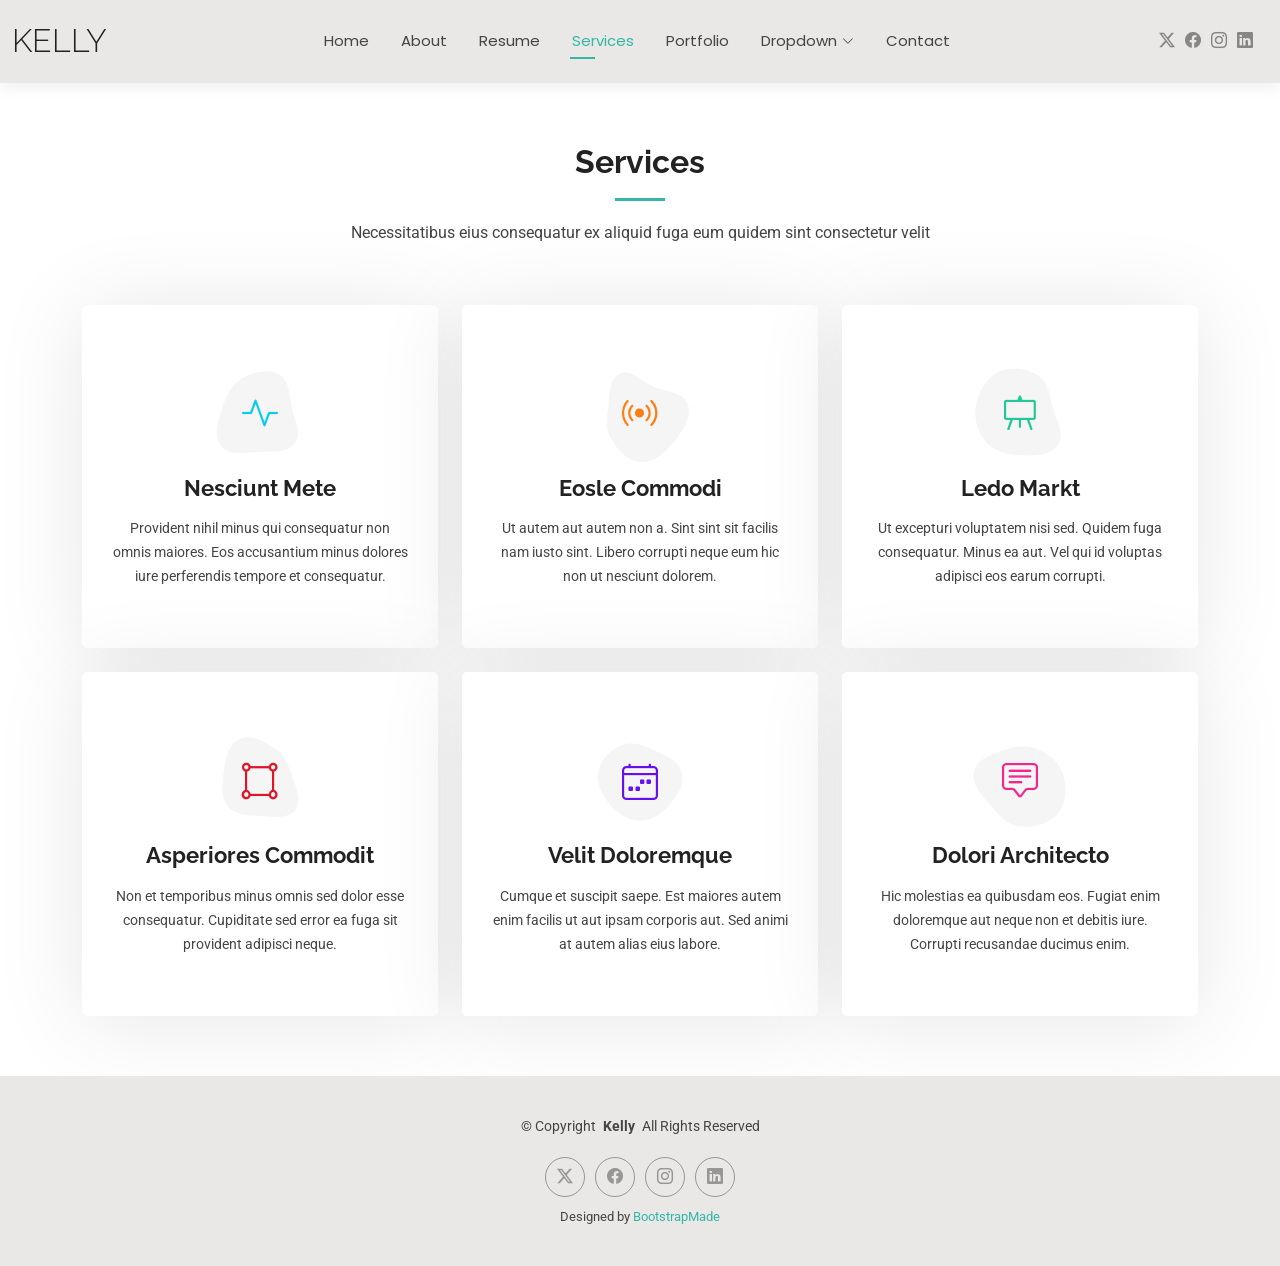
<file: rezarizkivenino/kelly-template/services.html>
<!DOCTYPE html>
<html lang="en">

<head>
  <meta charset="utf-8">
  <meta content="width=device-width, initial-scale=1.0" name="viewport">
  <title>Services - Kelly Bootstrap Template</title>
  <meta name="description" content="">
  <meta name="keywords" content="">

  <!-- Favicons -->
  <link href="assets/img/favicon.png" rel="icon">
  <link href="assets/img/apple-touch-icon.png" rel="apple-touch-icon">

  <!-- Fonts -->
  <link href="https://fonts.googleapis.com" rel="preconnect">
  <link href="https://fonts.gstatic.com" rel="preconnect" crossorigin>
  <link href="https://fonts.googleapis.com/css2?family=Roboto:ital,wght@0,100;0,300;0,400;0,500;0,700;0,900;1,100;1,300;1,400;1,500;1,700;1,900&family=Poppins:ital,wght@0,100;0,200;0,300;0,400;0,500;0,600;0,700;0,800;0,900;1,100;1,200;1,300;1,400;1,500;1,600;1,700;1,800;1,900&family=Raleway:ital,wght@0,100;0,200;0,300;0,400;0,500;0,600;0,700;0,800;0,900;1,100;1,200;1,300;1,400;1,500;1,600;1,700;1,800;1,900&display=swap" rel="stylesheet">

  <!-- Vendor CSS Files -->
  <link href="assets/vendor/bootstrap/css/bootstrap.min.css" rel="stylesheet">
  <link href="assets/vendor/bootstrap-icons/bootstrap-icons.css" rel="stylesheet">
  <link href="assets/vendor/aos/aos.css" rel="stylesheet">
  <link href="assets/vendor/swiper/swiper-bundle.min.css" rel="stylesheet">
  <link href="assets/vendor/glightbox/css/glightbox.min.css" rel="stylesheet">

  <!-- Main CSS File -->
  <link href="assets/css/main.css" rel="stylesheet">

  <!-- =======================================================
  * Template Name: Kelly
  * Template URL: https://bootstrapmade.com/kelly-free-bootstrap-cv-resume-html-template/
  * Updated: Aug 07 2024 with Bootstrap v5.3.3
  * Author: BootstrapMade.com
  * License: https://bootstrapmade.com/license/
  ======================================================== -->
</head>

<body class="services-page">

  <header id="header" class="header d-flex align-items-center light-background sticky-top">
    <div class="container-fluid position-relative d-flex align-items-center justify-content-between">

      <a href="index.html" class="logo d-flex align-items-center me-auto me-xl-0">
        <!-- Uncomment the line below if you also wish to use an image logo -->
        <!-- <img src="assets/img/logo.png" alt=""> -->
        <h1 class="sitename">Kelly</h1>
      </a>

      <nav id="navmenu" class="navmenu">
        <ul>
          <li><a href="index.html">Home</a></li>
          <li><a href="about.html">About</a></li>
          <li><a href="resume.html">Resume</a></li>
          <li><a href="services.html" class="active">Services</a></li>
          <li><a href="portfolio.html">Portfolio</a></li>
          <li class="dropdown"><a href="#"><span>Dropdown</span> <i class="bi bi-chevron-down toggle-dropdown"></i></a>
            <ul>
              <li><a href="#">Dropdown 1</a></li>
              <li class="dropdown"><a href="#"><span>Deep Dropdown</span> <i class="bi bi-chevron-down toggle-dropdown"></i></a>
                <ul>
                  <li><a href="#">Deep Dropdown 1</a></li>
                  <li><a href="#">Deep Dropdown 2</a></li>
                  <li><a href="#">Deep Dropdown 3</a></li>
                  <li><a href="#">Deep Dropdown 4</a></li>
                  <li><a href="#">Deep Dropdown 5</a></li>
                </ul>
              </li>
              <li><a href="#">Dropdown 2</a></li>
              <li><a href="#">Dropdown 3</a></li>
              <li><a href="#">Dropdown 4</a></li>
            </ul>
          </li>
          <li><a href="contact.html">Contact</a></li>
        </ul>
        <i class="mobile-nav-toggle d-xl-none bi bi-list"></i>
      </nav>

      <div class="header-social-links">
        <a href="#" class="twitter"><i class="bi bi-twitter-x"></i></a>
        <a href="#" class="facebook"><i class="bi bi-facebook"></i></a>
        <a href="#" class="instagram"><i class="bi bi-instagram"></i></a>
        <a href="#" class="linkedin"><i class="bi bi-linkedin"></i></a>
      </div>

    </div>
  </header>

  <main class="main">

    <!-- Services Section -->
    <section id="services" class="services section">

      <!-- Section Title -->
      <div class="container section-title" data-aos="fade-up">
        <h2>Services</h2>
        <p>Necessitatibus eius consequatur ex aliquid fuga eum quidem sint consectetur velit</p>
      </div><!-- End Section Title -->

      <div class="container">

        <div class="row gy-4">

          <div class="col-lg-4 col-md-6" data-aos="fade-up" data-aos-delay="100">
            <div class="service-item item-cyan position-relative">
              <div class="icon">
                <svg width="100" height="100" viewBox="0 0 600 600" xmlns="http://www.w3.org/2000/svg">
                  <path stroke="none" stroke-width="0" fill="#f5f5f5" d="M300,521.0016835830174C376.1290562159157,517.8887921683347,466.0731472004068,529.7835943286574,510.70327084640275,468.03025145048787C554.3714126377745,407.6079735673963,508.03601936045806,328.9844924480964,491.2728898941984,256.3432110539036C474.5976632858925,184.082847569629,479.9380746630129,96.60480741107993,416.23090153303,58.64404602377083C348.86323505073057,18.502131276798302,261.93793281208167,40.57373210992963,193.5410806939664,78.93577620505333C130.42746243093433,114.334589627462,98.30271207620316,179.96522072025542,76.75703585869454,249.04625023123273C51.97151888228291,328.5150500222984,13.704378332031375,421.85034740162234,66.52175969318436,486.19268352777647C119.04800174914682,550.1803526380478,217.28368757567262,524.383925680826,300,521.0016835830174"></path>
                </svg>
                <i class="bi bi-activity"></i>
              </div>
              <a href="#" class="stretched-link">
                <h3>Nesciunt Mete</h3>
              </a>
              <p>Provident nihil minus qui consequatur non omnis maiores. Eos accusantium minus dolores iure perferendis tempore et consequatur.</p>
            </div>
          </div><!-- End Service Item -->

          <div class="col-lg-4 col-md-6" data-aos="fade-up" data-aos-delay="200">
            <div class="service-item item-orange position-relative">
              <div class="icon">
                <svg width="100" height="100" viewBox="0 0 600 600" xmlns="http://www.w3.org/2000/svg">
                  <path stroke="none" stroke-width="0" fill="#f5f5f5" d="M300,582.0697525312426C382.5290701553225,586.8405444964366,449.9789794690241,525.3245884688669,502.5850820975895,461.55621195738473C556.606425686781,396.0723002908107,615.8543463187945,314.28637112970534,586.6730223649479,234.56875336149918C558.9533121215079,158.8439757836574,454.9685369536778,164.00468322053177,381.49747125262974,130.76875717737553C312.15926192815925,99.40240125094834,248.97055460311594,18.661163978235184,179.8680185752513,50.54337015887873C110.5421016452524,82.52863877960104,119.82277516462835,180.83849132639028,109.12597500060166,256.43424936330496C100.08760227029461,320.3096726198365,92.17705696193138,384.0621239912766,124.79988738764834,439.7174275375508C164.83382741302287,508.01625554203684,220.96474134820875,577.5009287672846,300,582.0697525312426"></path>
                </svg>
                <i class="bi bi-broadcast"></i>
              </div>
              <a href="#" class="stretched-link">
                <h3>Eosle Commodi</h3>
              </a>
              <p>Ut autem aut autem non a. Sint sint sit facilis nam iusto sint. Libero corrupti neque eum hic non ut nesciunt dolorem.</p>
            </div>
          </div><!-- End Service Item -->

          <div class="col-lg-4 col-md-6" data-aos="fade-up" data-aos-delay="300">
            <div class="service-item item-teal position-relative">
              <div class="icon">
                <svg width="100" height="100" viewBox="0 0 600 600" xmlns="http://www.w3.org/2000/svg">
                  <path stroke="none" stroke-width="0" fill="#f5f5f5" d="M300,541.5067337569781C382.14930387511276,545.0595476570109,479.8736841581634,548.3450877840088,526.4010558755058,480.5488172755941C571.5218469581645,414.80211281144784,517.5187510058486,332.0715597781072,496.52539010469104,255.14436215662573C477.37192572678356,184.95920475031193,473.57363656557914,105.61284051026155,413.0603344069578,65.22779650032875C343.27470386102294,18.654635553484475,251.2091493199835,5.337323636656869,175.0934190732945,40.62881213300186C97.87086631185822,76.43348514350839,51.98124368387456,156.15599469081315,36.44837278890362,239.84606092416172C21.716077023791087,319.22268207091537,43.775223500013084,401.1760424656574,96.891909868211,461.97329694683043C147.22146801428983,519.5804099606455,223.5754009179313,538.201503339737,300,541.5067337569781"></path>
                </svg>
                <i class="bi bi-easel"></i>
              </div>
              <a href="#" class="stretched-link">
                <h3>Ledo Markt</h3>
              </a>
              <p>Ut excepturi voluptatem nisi sed. Quidem fuga consequatur. Minus ea aut. Vel qui id voluptas adipisci eos earum corrupti.</p>
            </div>
          </div><!-- End Service Item -->

          <div class="col-lg-4 col-md-6" data-aos="fade-up" data-aos-delay="400">
            <div class="service-item item-red position-relative">
              <div class="icon">
                <svg width="100" height="100" viewBox="0 0 600 600" xmlns="http://www.w3.org/2000/svg">
                  <path stroke="none" stroke-width="0" fill="#f5f5f5" d="M300,503.46388370962813C374.79870501325706,506.71871716319447,464.8034551963731,527.1746412648533,510.4981551193396,467.86667711651364C555.9287308511215,408.9015244558933,512.6030010748507,327.5744911775523,490.211057578863,256.5855673507754C471.097692560561,195.9906835881958,447.69079081568157,138.11976852964426,395.19560036434837,102.3242989838813C329.3053358748298,57.3949838291264,248.02791733380457,8.279543830951368,175.87071277845988,42.242879143198664C103.41431057327972,76.34704239035025,93.79494320519305,170.9812938413882,81.28167332365135,250.07896920659033C70.17666984294237,320.27484674793965,64.84698225790005,396.69656628748305,111.28512138212992,450.4950937839243C156.20124167950087,502.5303643271138,231.32542653798444,500.4755392045468,300,503.46388370962813"></path>
                </svg>
                <i class="bi bi-bounding-box-circles"></i>
              </div>
              <a href="#" class="stretched-link">
                <h3>Asperiores Commodit</h3>
              </a>
              <p>Non et temporibus minus omnis sed dolor esse consequatur. Cupiditate sed error ea fuga sit provident adipisci neque.</p>
              <a href="#" class="stretched-link"></a>
            </div>
          </div><!-- End Service Item -->

          <div class="col-lg-4 col-md-6" data-aos="fade-up" data-aos-delay="500">
            <div class="service-item item-indigo position-relative">
              <div class="icon">
                <svg width="100" height="100" viewBox="0 0 600 600" xmlns="http://www.w3.org/2000/svg">
                  <path stroke="none" stroke-width="0" fill="#f5f5f5" d="M300,532.3542879108572C369.38199826031484,532.3153073249985,429.10787420159085,491.63046689027357,474.5244479745417,439.17860296908856C522.8885846962883,383.3225815378663,569.1668002868075,314.3205725914397,550.7432151929288,242.7694973846089C532.6665558377875,172.5657663291529,456.2379748765914,142.6223662098291,390.3689995646985,112.34683881706744C326.66090330228417,83.06452184765237,258.84405631176094,53.51806209861945,193.32584062364296,78.48882559362697C121.61183558270385,105.82097193414197,62.805066853699245,167.19869350419734,48.57481801355237,242.6138429142374C34.843463184063346,315.3850353017275,76.69343916112496,383.4422959591041,125.22947124332185,439.3748458443577C170.7312796277747,491.8107796887764,230.57421082200815,532.3932930995766,300,532.3542879108572"></path>
                </svg>
                <i class="bi bi-calendar4-week icon"></i>
              </div>
              <a href="#" class="stretched-link">
                <h3>Velit Doloremque</h3>
              </a>
              <p>Cumque et suscipit saepe. Est maiores autem enim facilis ut aut ipsam corporis aut. Sed animi at autem alias eius labore.</p>
              <a href="#" class="stretched-link"></a>
            </div>
          </div><!-- End Service Item -->

          <div class="col-lg-4 col-md-6" data-aos="fade-up" data-aos-delay="600">
            <div class="service-item item-pink position-relative">
              <div class="icon">
                <svg width="100" height="100" viewBox="0 0 600 600" xmlns="http://www.w3.org/2000/svg">
                  <path stroke="none" stroke-width="0" fill="#f5f5f5" d="M300,566.797414625762C385.7384707136149,576.1784315230908,478.7894351017131,552.8928747891023,531.9192734346935,484.94944893311C584.6109503024035,417.5663521118492,582.489472248146,322.67544863468447,553.9536738515405,242.03673114598146C529.1557734026468,171.96086150256528,465.24506316201064,127.66468636344209,395.9583748389544,100.7403814666027C334.2173773831606,76.7482773500951,269.4350130405921,84.62216499799875,207.1952322260088,107.2889140133804C132.92018162631612,134.33871894543012,41.79353780512637,160.00259165414826,22.644507872594943,236.69541883565114C3.319112789854554,314.0945973066697,72.72355303640163,379.243833228382,124.04198916343866,440.3218312028393C172.9286146004772,498.5055451809895,224.45579914871206,558.5317968840102,300,566.797414625762"></path>
                </svg>
                <i class="bi bi-chat-square-text"></i>
              </div>
              <a href="#" class="stretched-link">
                <h3>Dolori Architecto</h3>
              </a>
              <p>Hic molestias ea quibusdam eos. Fugiat enim doloremque aut neque non et debitis iure. Corrupti recusandae ducimus enim.</p>
              <a href="#" class="stretched-link"></a>
            </div>
          </div><!-- End Service Item -->

        </div>

      </div>

    </section><!-- /Services Section -->

  </main>

  <footer id="footer" class="footer light-background">

    <div class="container">
      <div class="copyright text-center ">
        <p>© <span>Copyright</span> <strong class="px-1 sitename">Kelly</strong> <span>All Rights Reserved<br></span></p>
      </div>
      <div class="social-links d-flex justify-content-center">
        <a href=""><i class="bi bi-twitter-x"></i></a>
        <a href=""><i class="bi bi-facebook"></i></a>
        <a href=""><i class="bi bi-instagram"></i></a>
        <a href=""><i class="bi bi-linkedin"></i></a>
      </div>
      <div class="credits">
        <!-- All the links in the footer should remain intact. -->
        <!-- You can delete the links only if you've purchased the pro version. -->
        <!-- Licensing information: https://bootstrapmade.com/license/ -->
        <!-- Purchase the pro version with working PHP/AJAX contact form: [buy-url] -->
        Designed by <a href="https://bootstrapmade.com/">BootstrapMade</a>
      </div>
    </div>

  </footer>

  <!-- Scroll Top -->
  <a href="#" id="scroll-top" class="scroll-top d-flex align-items-center justify-content-center"><i class="bi bi-arrow-up-short"></i></a>

  <!-- Preloader -->
  <div id="preloader"></div>

  <!-- Vendor JS Files -->
  <script src="assets/vendor/bootstrap/js/bootstrap.bundle.min.js"></script>
  <script src="assets/vendor/php-email-form/validate.js"></script>
  <script src="assets/vendor/aos/aos.js"></script>
  <script src="assets/vendor/waypoints/noframework.waypoints.js"></script>
  <script src="assets/vendor/purecounter/purecounter_vanilla.js"></script>
  <script src="assets/vendor/swiper/swiper-bundle.min.js"></script>
  <script src="assets/vendor/glightbox/js/glightbox.min.js"></script>
  <script src="assets/vendor/imagesloaded/imagesloaded.pkgd.min.js"></script>
  <script src="assets/vendor/isotope-layout/isotope.pkgd.min.js"></script>

  <!-- Main JS File -->
  <script src="assets/js/main.js"></script>

</body>

</html>
</file>
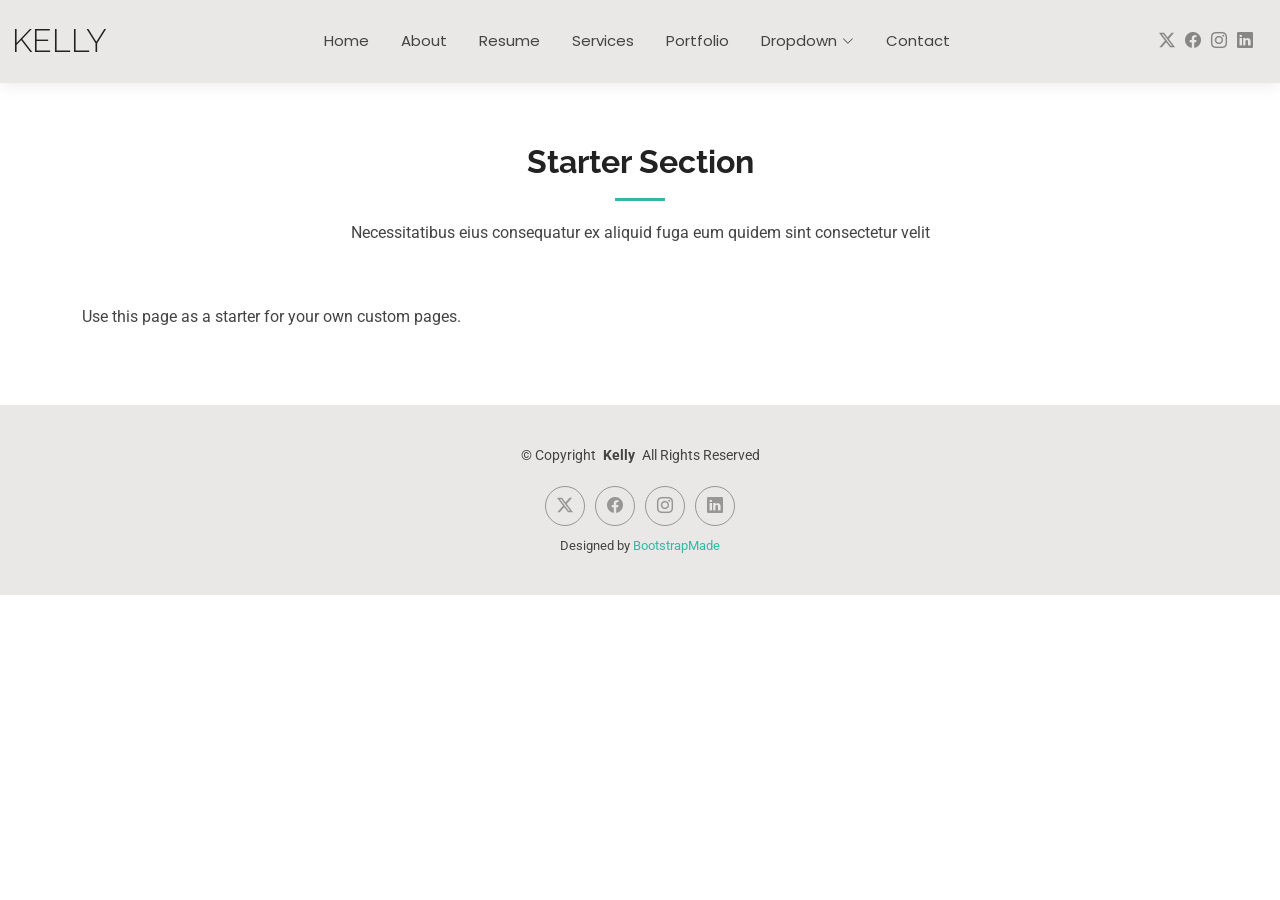
<file: rezarizkivenino/kelly-template/starter-page.html>
<!DOCTYPE html>
<html lang="en">

<head>
  <meta charset="utf-8">
  <meta content="width=device-width, initial-scale=1.0" name="viewport">
  <title>Starter Page - Kelly Bootstrap Template</title>
  <meta name="description" content="">
  <meta name="keywords" content="">

  <!-- Favicons -->
  <link href="assets/img/favicon.png" rel="icon">
  <link href="assets/img/apple-touch-icon.png" rel="apple-touch-icon">

  <!-- Fonts -->
  <link href="https://fonts.googleapis.com" rel="preconnect">
  <link href="https://fonts.gstatic.com" rel="preconnect" crossorigin>
  <link href="https://fonts.googleapis.com/css2?family=Roboto:ital,wght@0,100;0,300;0,400;0,500;0,700;0,900;1,100;1,300;1,400;1,500;1,700;1,900&family=Poppins:ital,wght@0,100;0,200;0,300;0,400;0,500;0,600;0,700;0,800;0,900;1,100;1,200;1,300;1,400;1,500;1,600;1,700;1,800;1,900&family=Raleway:ital,wght@0,100;0,200;0,300;0,400;0,500;0,600;0,700;0,800;0,900;1,100;1,200;1,300;1,400;1,500;1,600;1,700;1,800;1,900&display=swap" rel="stylesheet">

  <!-- Vendor CSS Files -->
  <link href="assets/vendor/bootstrap/css/bootstrap.min.css" rel="stylesheet">
  <link href="assets/vendor/bootstrap-icons/bootstrap-icons.css" rel="stylesheet">
  <link href="assets/vendor/aos/aos.css" rel="stylesheet">
  <link href="assets/vendor/swiper/swiper-bundle.min.css" rel="stylesheet">
  <link href="assets/vendor/glightbox/css/glightbox.min.css" rel="stylesheet">

  <!-- Main CSS File -->
  <link href="assets/css/main.css" rel="stylesheet">

  <!-- =======================================================
  * Template Name: Kelly
  * Template URL: https://bootstrapmade.com/kelly-free-bootstrap-cv-resume-html-template/
  * Updated: Aug 07 2024 with Bootstrap v5.3.3
  * Author: BootstrapMade.com
  * License: https://bootstrapmade.com/license/
  ======================================================== -->
</head>

<body class="starter-page-page">

  <header id="header" class="header d-flex align-items-center light-background sticky-top">
    <div class="container-fluid position-relative d-flex align-items-center justify-content-between">

      <a href="index.html" class="logo d-flex align-items-center me-auto me-xl-0">
        <!-- Uncomment the line below if you also wish to use an image logo -->
        <!-- <img src="assets/img/logo.png" alt=""> -->
        <h1 class="sitename">Kelly</h1>
      </a>

      <nav id="navmenu" class="navmenu">
        <ul>
          <li><a href="index.html">Home</a></li>
          <li><a href="about.html">About</a></li>
          <li><a href="resume.html">Resume</a></li>
          <li><a href="services.html">Services</a></li>
          <li><a href="portfolio.html">Portfolio</a></li>
          <li class="dropdown"><a href="#"><span>Dropdown</span> <i class="bi bi-chevron-down toggle-dropdown"></i></a>
            <ul>
              <li><a href="#">Dropdown 1</a></li>
              <li class="dropdown"><a href="#"><span>Deep Dropdown</span> <i class="bi bi-chevron-down toggle-dropdown"></i></a>
                <ul>
                  <li><a href="#">Deep Dropdown 1</a></li>
                  <li><a href="#">Deep Dropdown 2</a></li>
                  <li><a href="#">Deep Dropdown 3</a></li>
                  <li><a href="#">Deep Dropdown 4</a></li>
                  <li><a href="#">Deep Dropdown 5</a></li>
                </ul>
              </li>
              <li><a href="#">Dropdown 2</a></li>
              <li><a href="#">Dropdown 3</a></li>
              <li><a href="#">Dropdown 4</a></li>
            </ul>
          </li>
          <li><a href="contact.html">Contact</a></li>
        </ul>
        <i class="mobile-nav-toggle d-xl-none bi bi-list"></i>
      </nav>

      <div class="header-social-links">
        <a href="#" class="twitter"><i class="bi bi-twitter-x"></i></a>
        <a href="#" class="facebook"><i class="bi bi-facebook"></i></a>
        <a href="#" class="instagram"><i class="bi bi-instagram"></i></a>
        <a href="#" class="linkedin"><i class="bi bi-linkedin"></i></a>
      </div>

    </div>
  </header>

  <main class="main">

    <!-- Starter Section Section -->
    <section id="starter-section" class="starter-section section">

      <!-- Section Title -->
      <div class="container section-title" data-aos="fade-up">
        <h2>Starter Section</h2>
        <p>Necessitatibus eius consequatur ex aliquid fuga eum quidem sint consectetur velit</p>
      </div><!-- End Section Title -->

      <div class="container" data-aos="fade-up">
        <p>Use this page as a starter for your own custom pages.</p>
      </div>

    </section><!-- /Starter Section Section -->

  </main>

  <footer id="footer" class="footer light-background">

    <div class="container">
      <div class="copyright text-center ">
        <p>© <span>Copyright</span> <strong class="px-1 sitename">Kelly</strong> <span>All Rights Reserved<br></span></p>
      </div>
      <div class="social-links d-flex justify-content-center">
        <a href=""><i class="bi bi-twitter-x"></i></a>
        <a href=""><i class="bi bi-facebook"></i></a>
        <a href=""><i class="bi bi-instagram"></i></a>
        <a href=""><i class="bi bi-linkedin"></i></a>
      </div>
      <div class="credits">
        <!-- All the links in the footer should remain intact. -->
        <!-- You can delete the links only if you've purchased the pro version. -->
        <!-- Licensing information: https://bootstrapmade.com/license/ -->
        <!-- Purchase the pro version with working PHP/AJAX contact form: [buy-url] -->
        Designed by <a href="https://bootstrapmade.com/">BootstrapMade</a>
      </div>
    </div>

  </footer>

  <!-- Scroll Top -->
  <a href="#" id="scroll-top" class="scroll-top d-flex align-items-center justify-content-center"><i class="bi bi-arrow-up-short"></i></a>

  <!-- Preloader -->
  <div id="preloader"></div>

  <!-- Vendor JS Files -->
  <script src="assets/vendor/bootstrap/js/bootstrap.bundle.min.js"></script>
  <script src="assets/vendor/php-email-form/validate.js"></script>
  <script src="assets/vendor/aos/aos.js"></script>
  <script src="assets/vendor/waypoints/noframework.waypoints.js"></script>
  <script src="assets/vendor/purecounter/purecounter_vanilla.js"></script>
  <script src="assets/vendor/swiper/swiper-bundle.min.js"></script>
  <script src="assets/vendor/glightbox/js/glightbox.min.js"></script>
  <script src="assets/vendor/imagesloaded/imagesloaded.pkgd.min.js"></script>
  <script src="assets/vendor/isotope-layout/isotope.pkgd.min.js"></script>

  <!-- Main JS File -->
  <script src="assets/js/main.js"></script>

</body>

</html>
</file>
<file: rezarizkivenino/admin-template/vendors/css/vendor.bundle.base.css>
/*
 * Container style
 */
.ps {
  overflow: hidden !important;
  overflow-anchor: none;
  -ms-overflow-style: none;
  touch-action: auto;
  -ms-touch-action: auto;
}

/*
 * Scrollbar rail styles
 */
.ps__rail-x {
  display: none;
  opacity: 0;
  transition: background-color .2s linear, opacity .2s linear;
  -webkit-transition: background-color .2s linear, opacity .2s linear;
  height: 15px;
  /* there must be 'bottom' or 'top' for ps__rail-x */
  bottom: 0px;
  /* please don't change 'position' */
  position: absolute;
}

.ps__rail-y {
  display: none;
  opacity: 0;
  transition: background-color .2s linear, opacity .2s linear;
  -webkit-transition: background-color .2s linear, opacity .2s linear;
  width: 15px;
  /* there must be 'right' or 'left' for ps__rail-y */
  right: 0;
  /* please don't change 'position' */
  position: absolute;
}

.ps--active-x > .ps__rail-x,
.ps--active-y > .ps__rail-y {
  display: block;
  background-color: transparent;
}

.ps:hover > .ps__rail-x,
.ps:hover > .ps__rail-y,
.ps--focus > .ps__rail-x,
.ps--focus > .ps__rail-y,
.ps--scrolling-x > .ps__rail-x,
.ps--scrolling-y > .ps__rail-y {
  opacity: 0.6;
}

.ps .ps__rail-x:hover,
.ps .ps__rail-y:hover,
.ps .ps__rail-x:focus,
.ps .ps__rail-y:focus,
.ps .ps__rail-x.ps--clicking,
.ps .ps__rail-y.ps--clicking {
  background-color: #eee;
  opacity: 0.9;
}

/*
 * Scrollbar thumb styles
 */
.ps__thumb-x {
  background-color: #aaa;
  border-radius: 6px;
  transition: background-color .2s linear, height .2s ease-in-out;
  -webkit-transition: background-color .2s linear, height .2s ease-in-out;
  height: 6px;
  /* there must be 'bottom' for ps__thumb-x */
  bottom: 2px;
  /* please don't change 'position' */
  position: absolute;
}

.ps__thumb-y {
  background-color: #aaa;
  border-radius: 6px;
  transition: background-color .2s linear, width .2s ease-in-out;
  -webkit-transition: background-color .2s linear, width .2s ease-in-out;
  width: 6px;
  /* there must be 'right' for ps__thumb-y */
  right: 2px;
  /* please don't change 'position' */
  position: absolute;
}

.ps__rail-x:hover > .ps__thumb-x,
.ps__rail-x:focus > .ps__thumb-x,
.ps__rail-x.ps--clicking .ps__thumb-x {
  background-color: #999;
  height: 11px;
}

.ps__rail-y:hover > .ps__thumb-y,
.ps__rail-y:focus > .ps__thumb-y,
.ps__rail-y.ps--clicking .ps__thumb-y {
  background-color: #999;
  width: 11px;
}

/* MS supports */
@supports (-ms-overflow-style: none) {
  .ps {
    overflow: auto !important;
  }
}

@media screen and (-ms-high-contrast: active), (-ms-high-contrast: none) {
  .ps {
    overflow: auto !important;
  }
}
</file>
